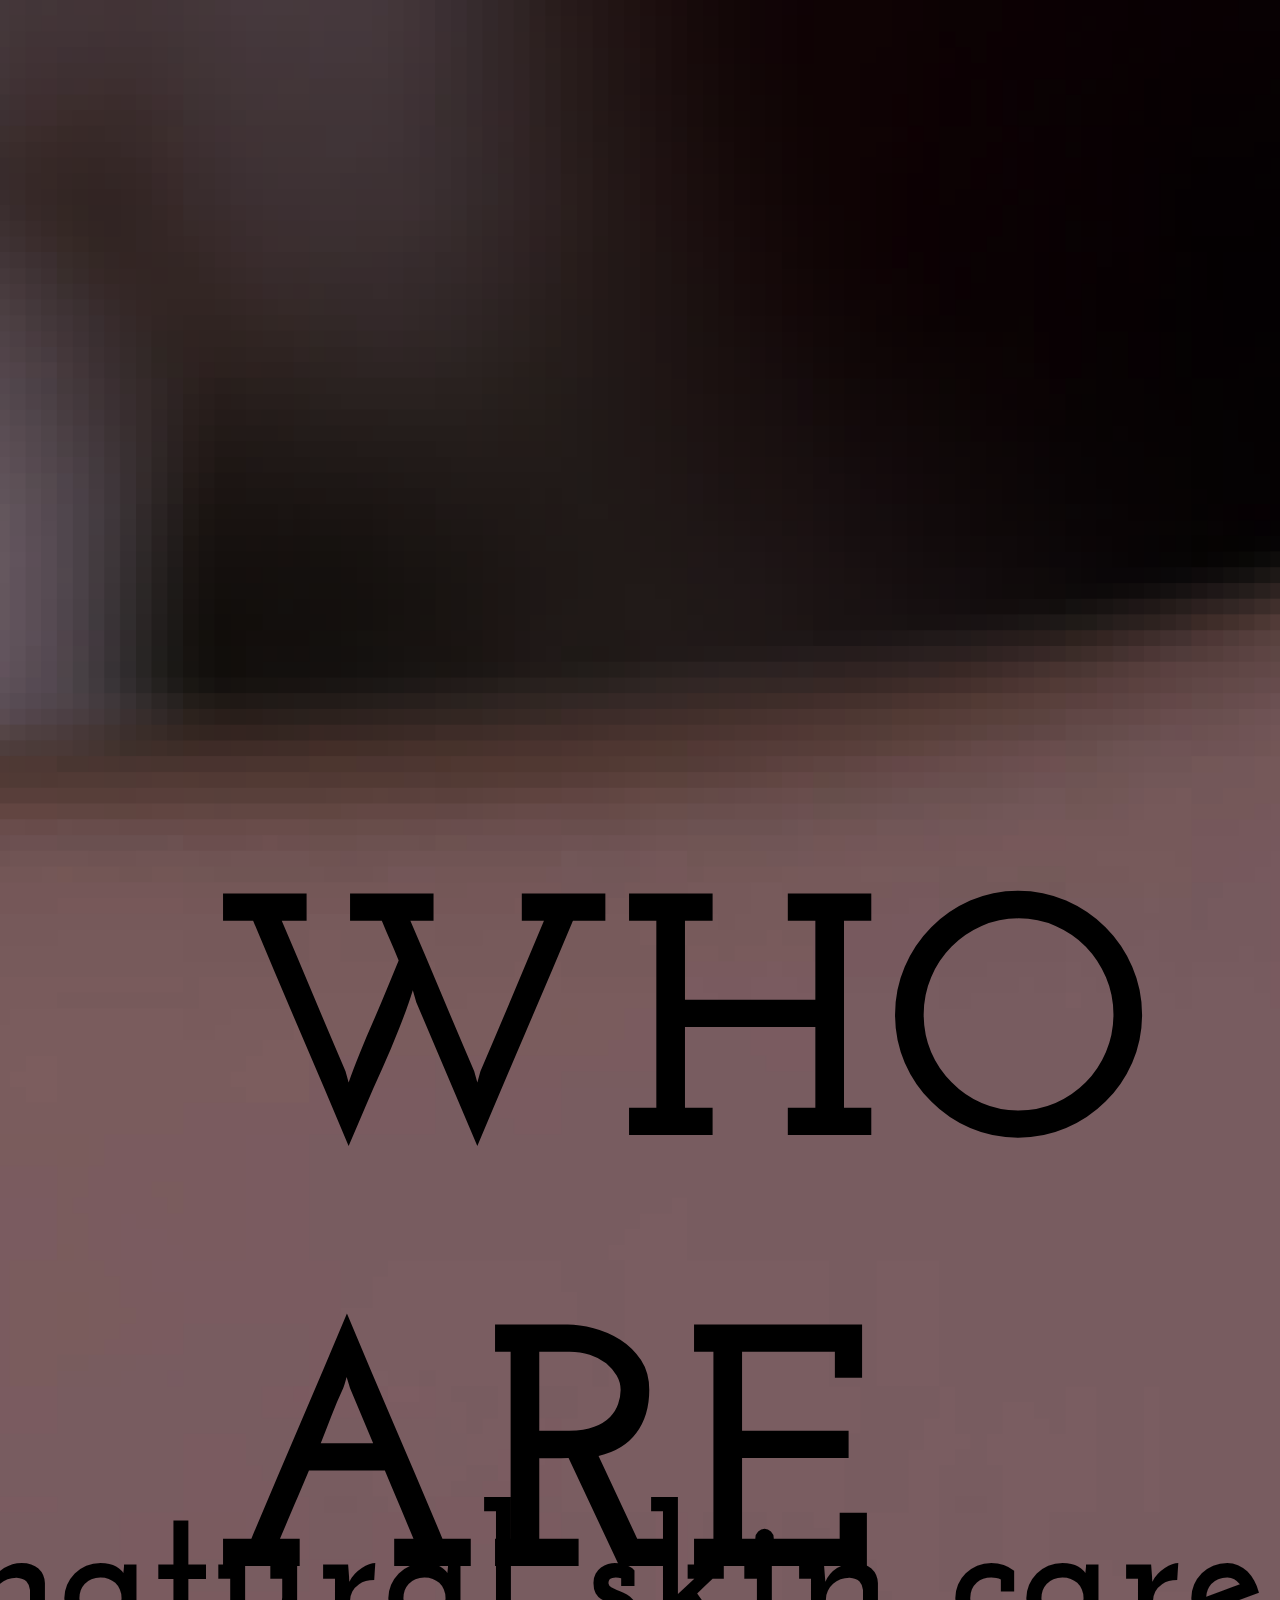
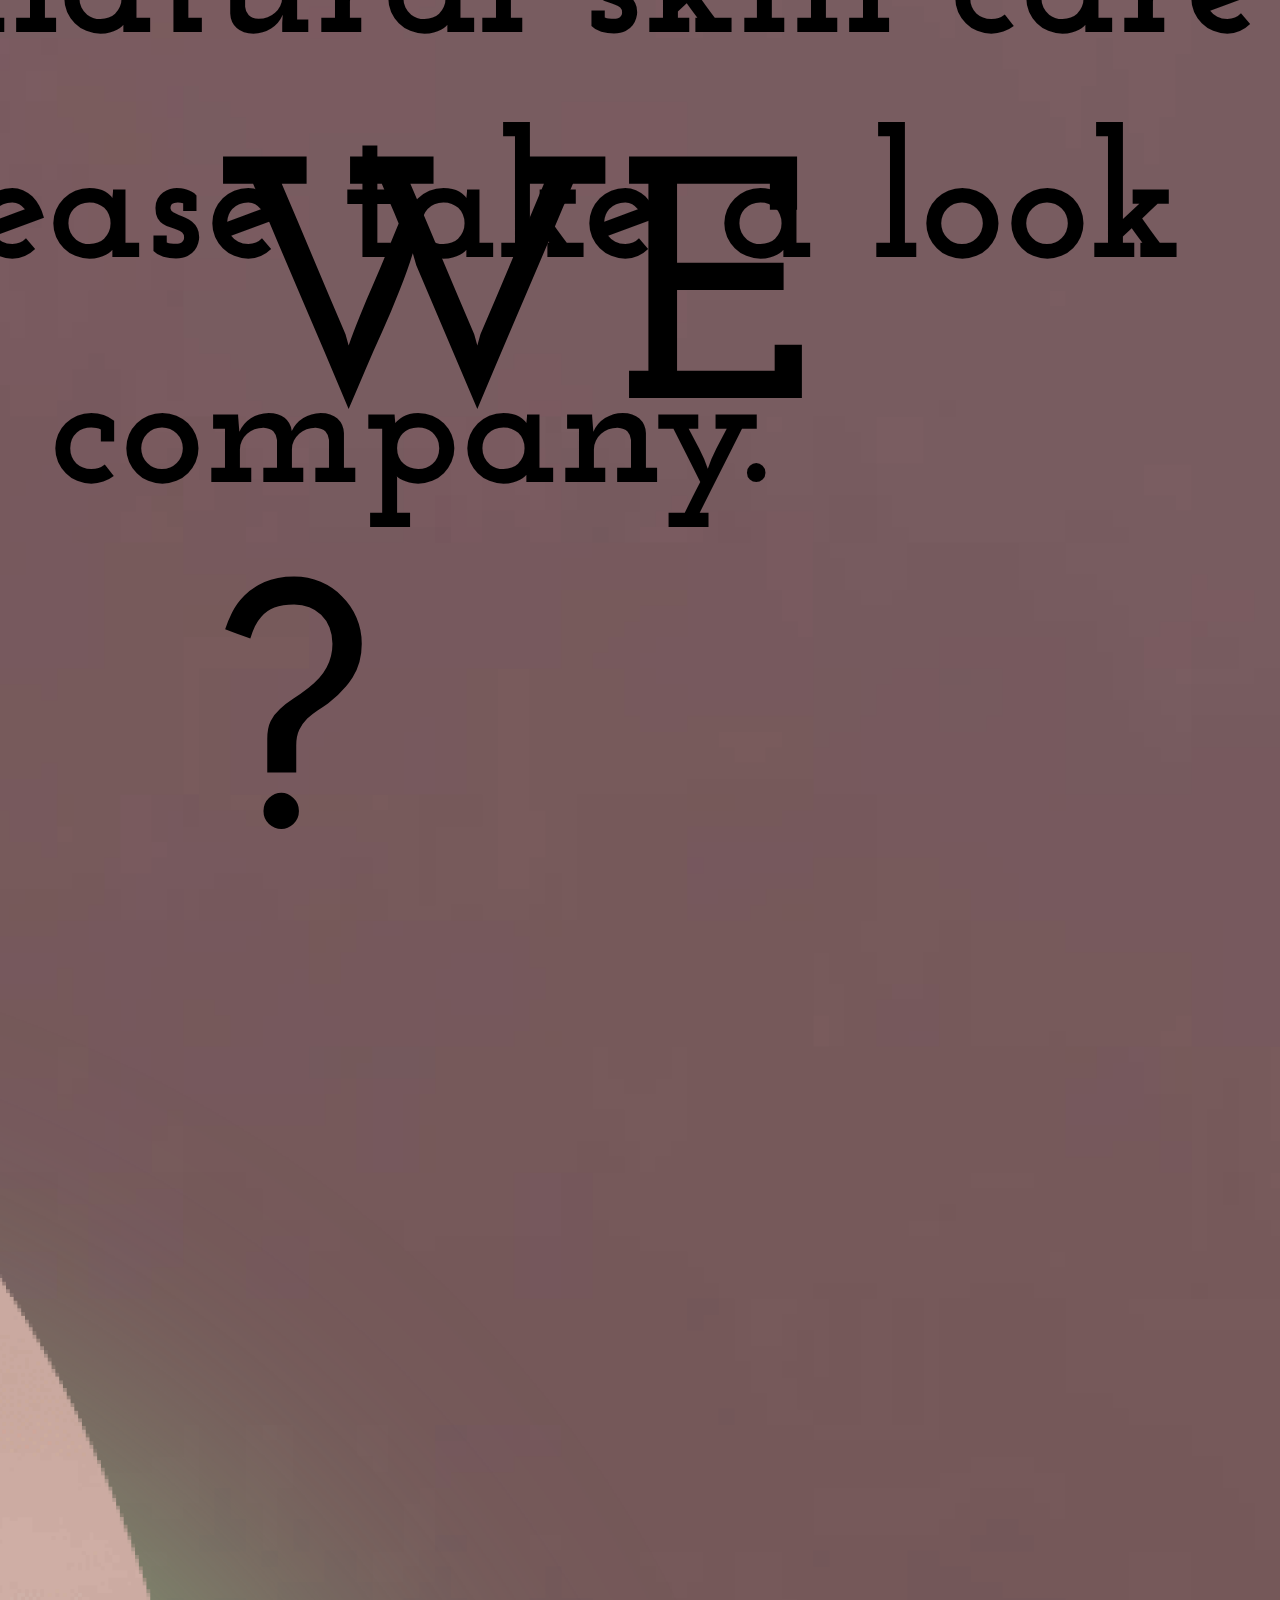
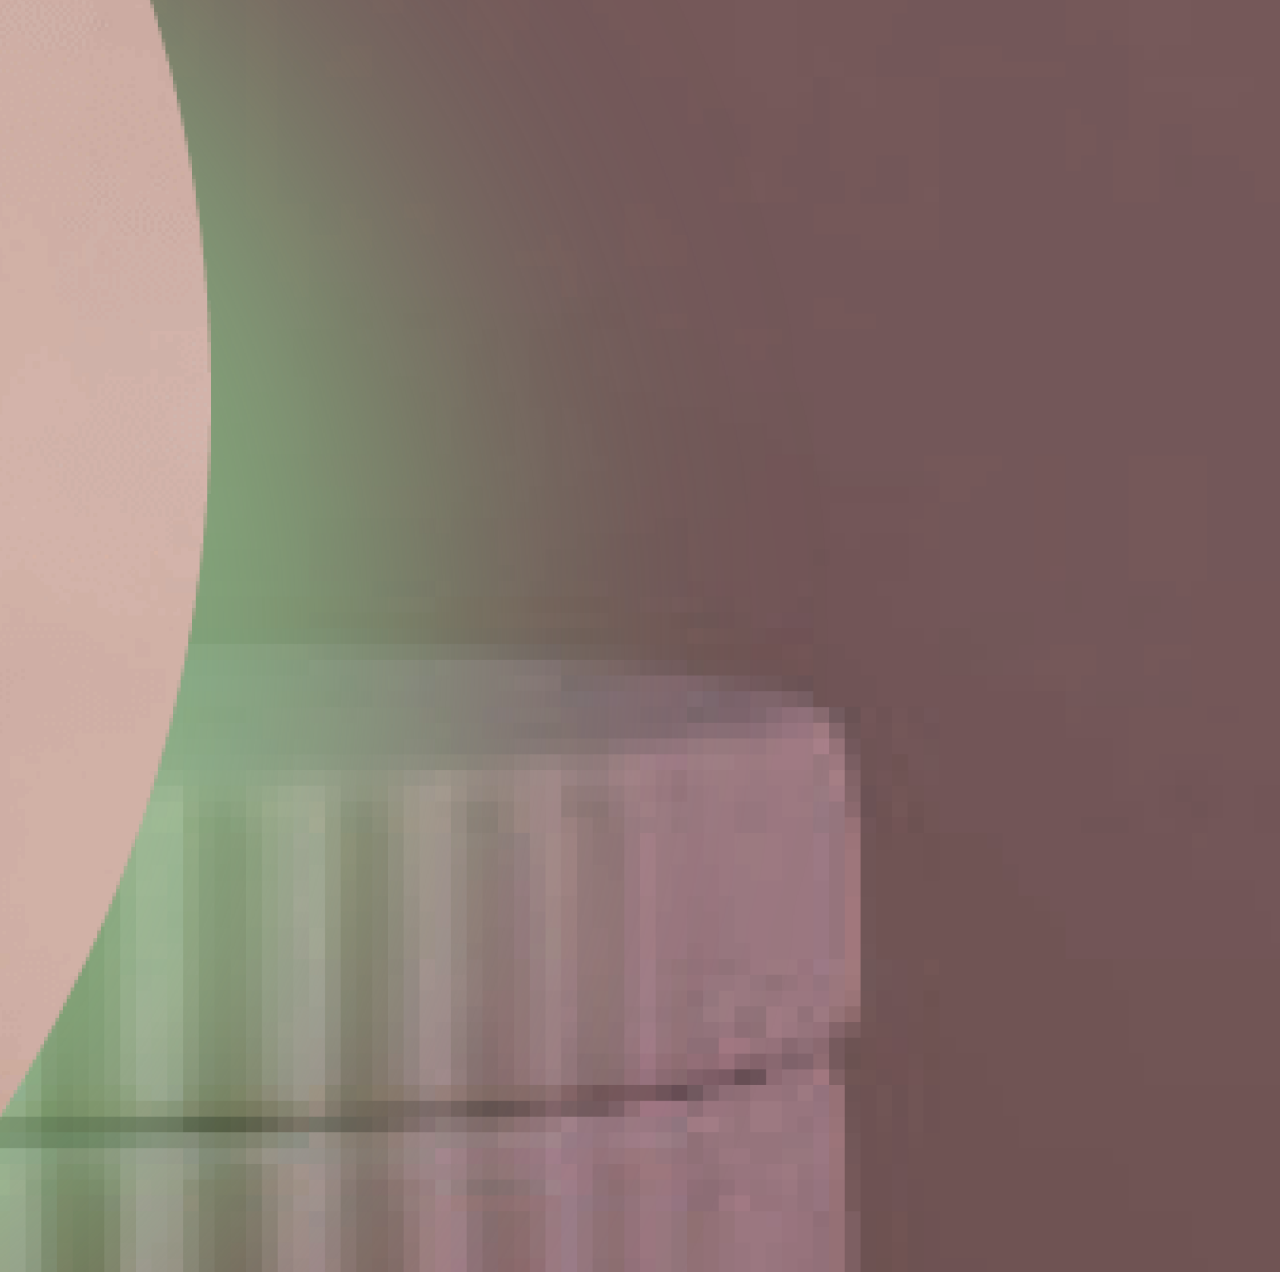
<file: assignment 2/desktop-2.html>
<!DOCTYPE html>
<html>
  <head>
    <meta charset="utf-8" />
    <meta name="viewport" content="initial-scale=1, width=device-width" />

    <link rel="stylesheet" href="./global.css" />
    <link rel="stylesheet" href="./desktop-2.css" />
    <link
      rel="stylesheet"
      href="https://fonts.googleapis.com/css2?family=Josefin Slab:wght@300;700&display=swap"
    />
    <link
      rel="stylesheet"
      href="https://fonts.googleapis.com/css2?family=Inria Serif:wght@700&display=swap"
    />
  </head>
  <body>
    <div class="desktop-2">
      <main class="frame-a">
        <div class="frame-b"></div>
        <section class="post-image1-2-parent">
          <img
            class="post-image1-2-icon"
            alt=""
            src="./public/postimage1-2@2x.png"
          />

          <div class="frame-c">
            <div class="frame-d">
              <div class="frame-d-child"></div>
              <img
                class="single-image1-1-icon"
                loading="eager"
                alt=""
                src="./public/singleimage1-1@2x.png"
              />
            </div>
            <h2 class="who-are-we">WHO ARE WE ?</h2>
          </div>
          <div class="we-are-best">
            <div class="frame-e">
              <img
                class="frame-e-child"
                loading="eager"
                alt=""
                src="./public/rectangle-1.svg"
                id="rectangle"
              />

              <b class="show-me">SHOW ME</b>
            </div>
          </div>
        </section>
        <b class="we-are-the"
          >We are the only best natural skin care products since 1999. please
          take a look at the products by the company.</b
        >
      </main>
    </div>

    <script>
      var rectangle = document.getElementById("rectangle");
      if (rectangle) {
        rectangle.addEventListener("click", function (e) {
          window.location.href = "./desktop2.html";
        });
      }
      </script>
  </body>
</html>
</file>
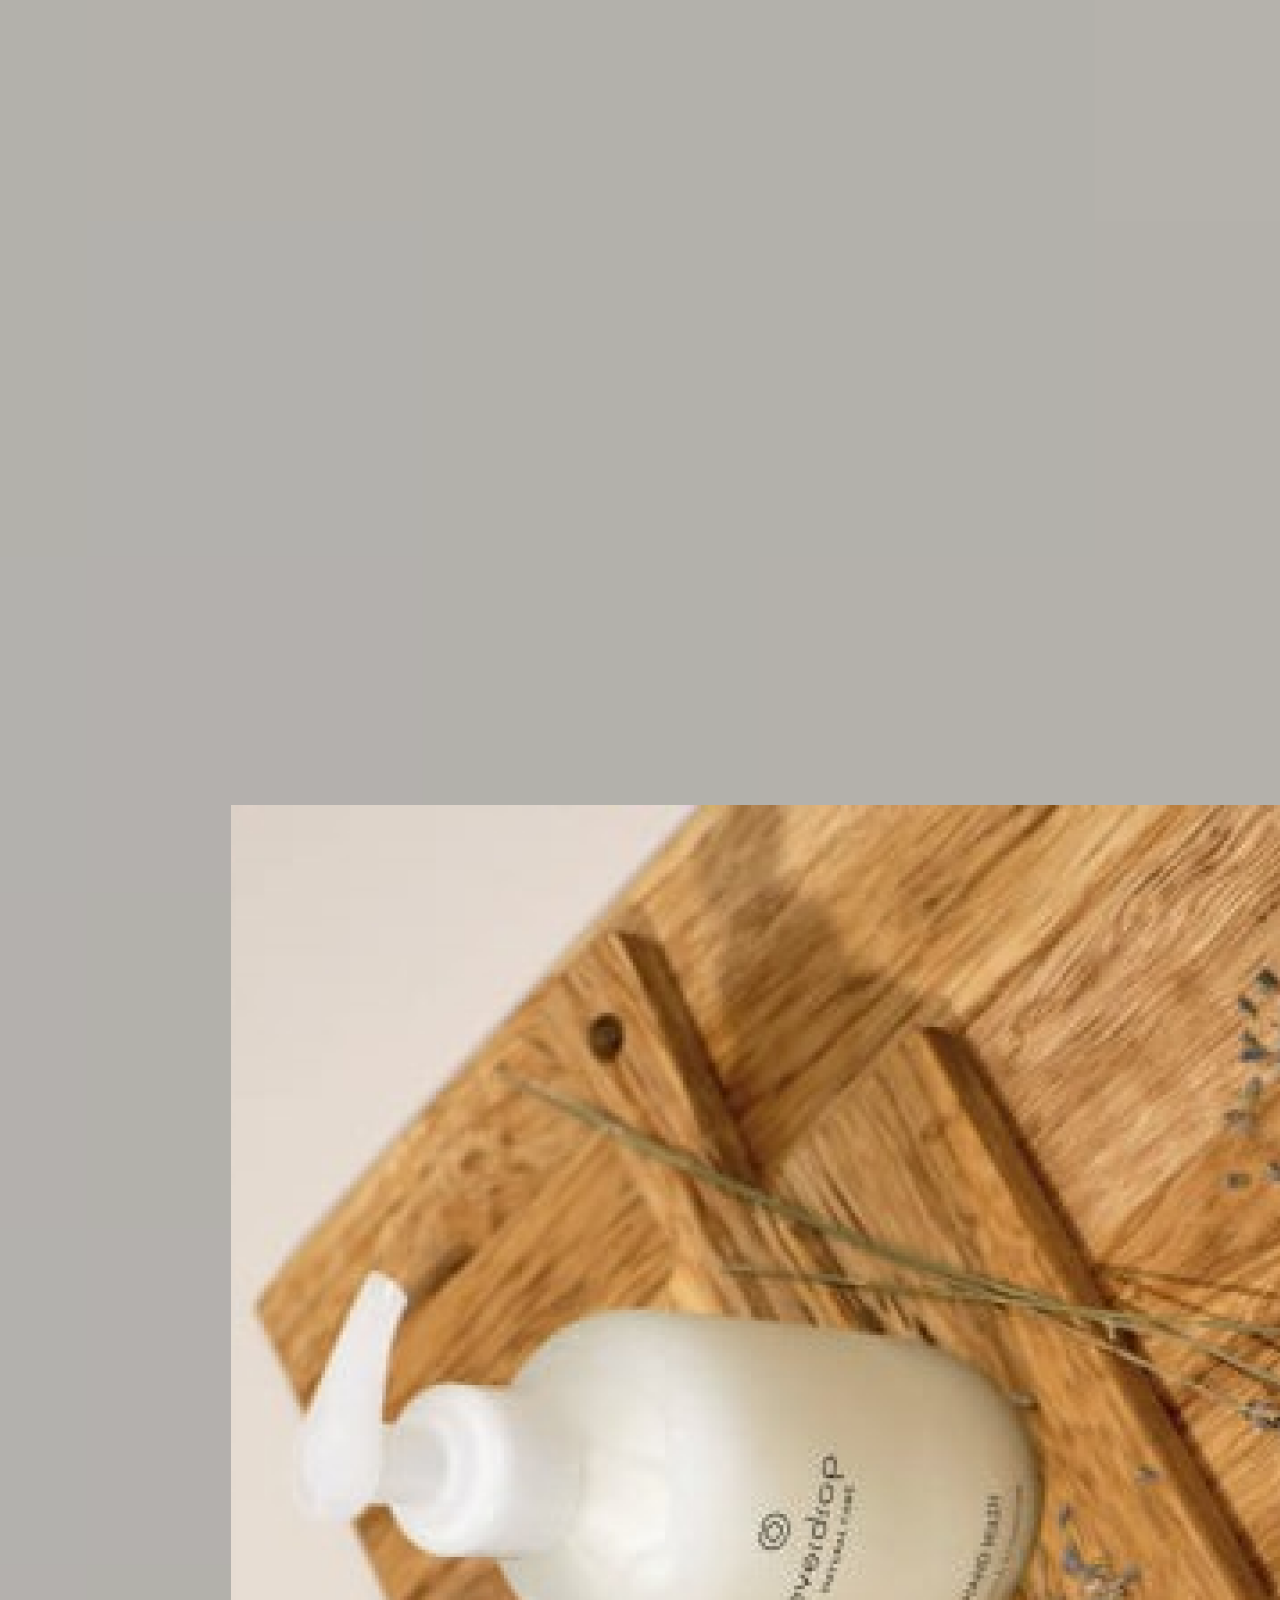
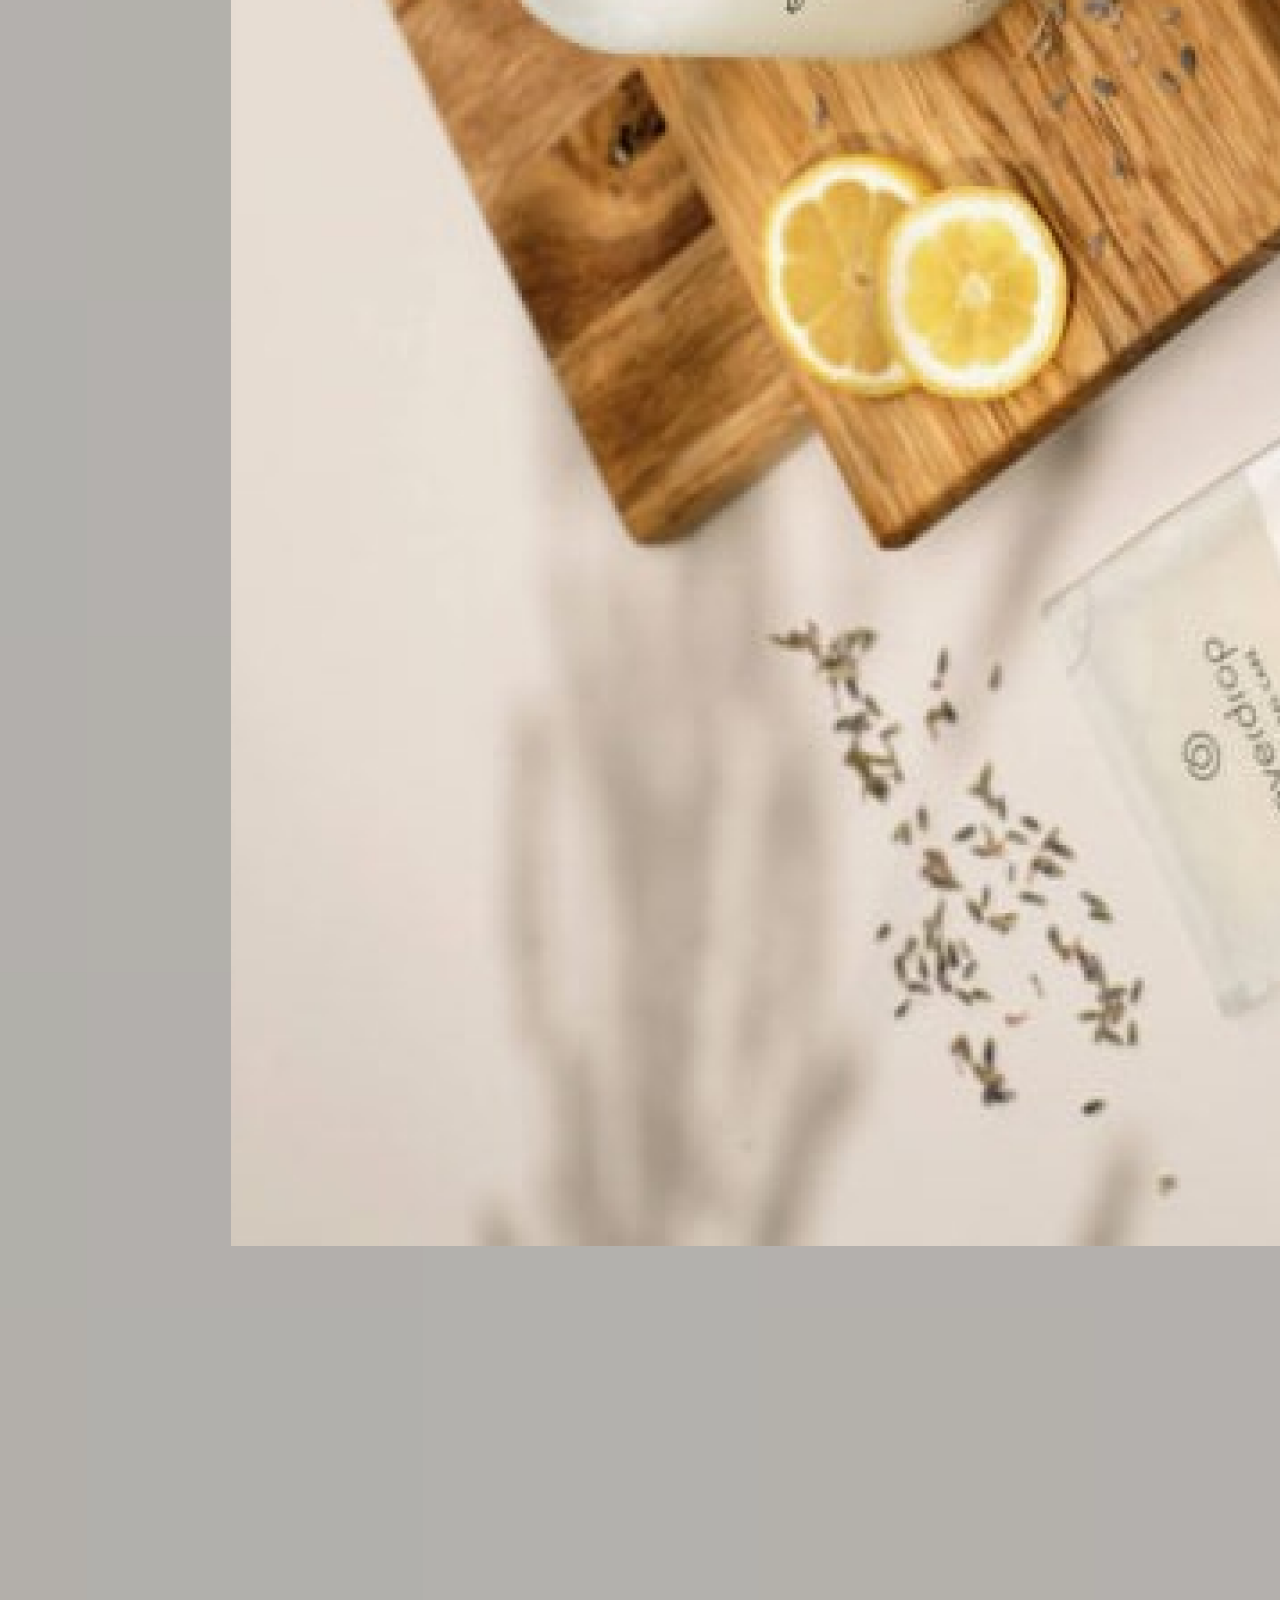
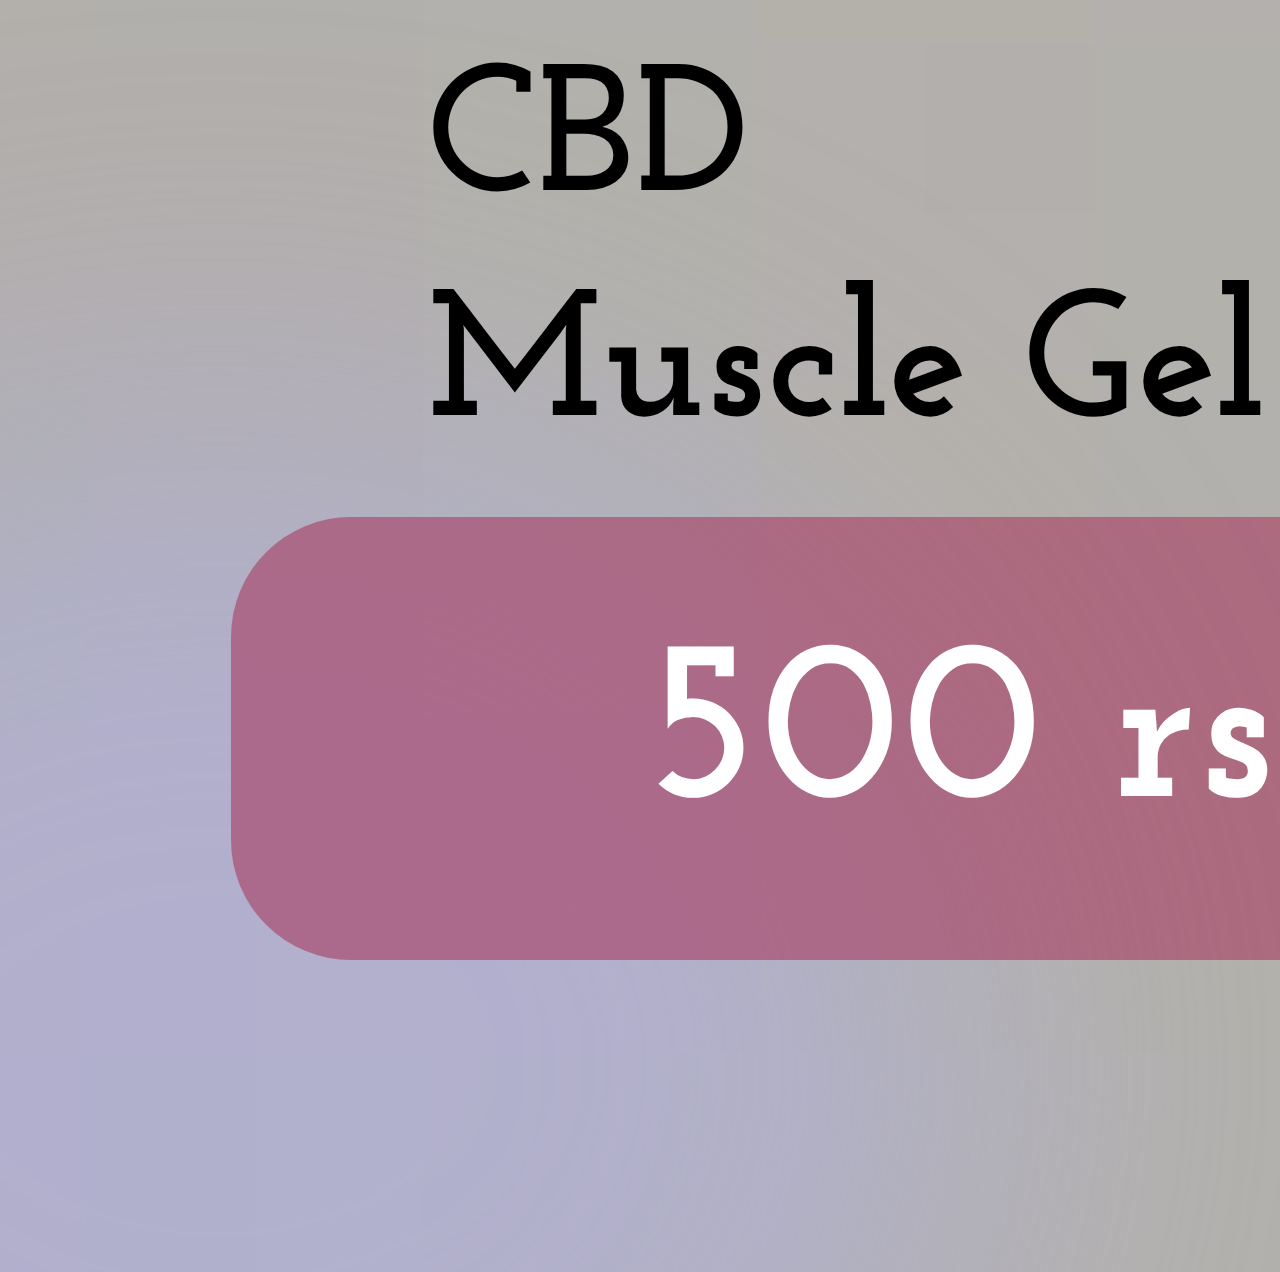
<file: assignment 2/desktop-3.html>
<!DOCTYPE html>
<html>
  <head>
    <meta charset="utf-8" />
    <meta name="viewport" content="initial-scale=1, width=device-width" />

    <link rel="stylesheet" href="./global.css" />
    <link rel="stylesheet" href="./desktop-3.css" />
    <link
      rel="stylesheet"
      href="https://fonts.googleapis.com/css2?family=Josefin Slab:wght@300;700&display=swap"
    />
    <link
      rel="stylesheet"
      href="https://fonts.googleapis.com/css2?family=Inria Serif:wght@700&display=swap"
    />
  </head>
  <body>
    <div class="desktop-3">
      <img
        class="freckles-blonde-woman-portrait-icon"
        alt=""
        src="./public/frecklesblondewomanportraitcloseup260nw2256110197-1@2x.png"
      />

      <div class="portrait-frame"></div>
      <div class="portrait-frame1"></div>
      <header class="trending-products">Trending Products</header>
      <b class="cbd-muscle-gel">CBD Muscle Gel</b>
      <div class="portrait-frame2"></div>
      <div class="portrait-frame3"></div>
      <b class="rs">500 rs</b>
      <div class="portrait-frame4"></div>
      <b class="neauthy-cream">Neauthy Cream</b>
      <b class="everdrop-handwash">Everdrop Handwash</b>
      <b class="rs1">1000 rs</b>
      <b class="rs2">600 rs</b>
      <img
        class="product-item2-1-icon"
        loading="eager"
        alt=""
        src="./public/productitem2-1@2x.png"
      />

      <img
        class="product-item1-1-icon"
        loading="eager"
        alt=""
        src="./public/productitem1-1@2x.png"
      />

      <img
        class="product-item2-2-icon"
        loading="eager"
        alt=""
        src="./public/productitem2-2@2x.png"
      />

      <img
        class="share-icon"
        loading="eager"
        alt=""
        src="./public/share@2x.png"
      />

      <img class="polygon-shape-icon" alt="" src="./public/polygon-shape.svg" />

      <img
        class="product-grid-icon"
        loading="eager"
        alt=""
        src="./public/polygon-1.svg"
        id="productGrid"
      />
    </div>

    <script>
      var productGrid = document.getElementById("productGrid");
      if (productGrid) {
        productGrid.addEventListener("click", function (e) {
          window.location.href = "./desktop3.html";
        });
      }
      </script>
  </body>
</html>
</file>
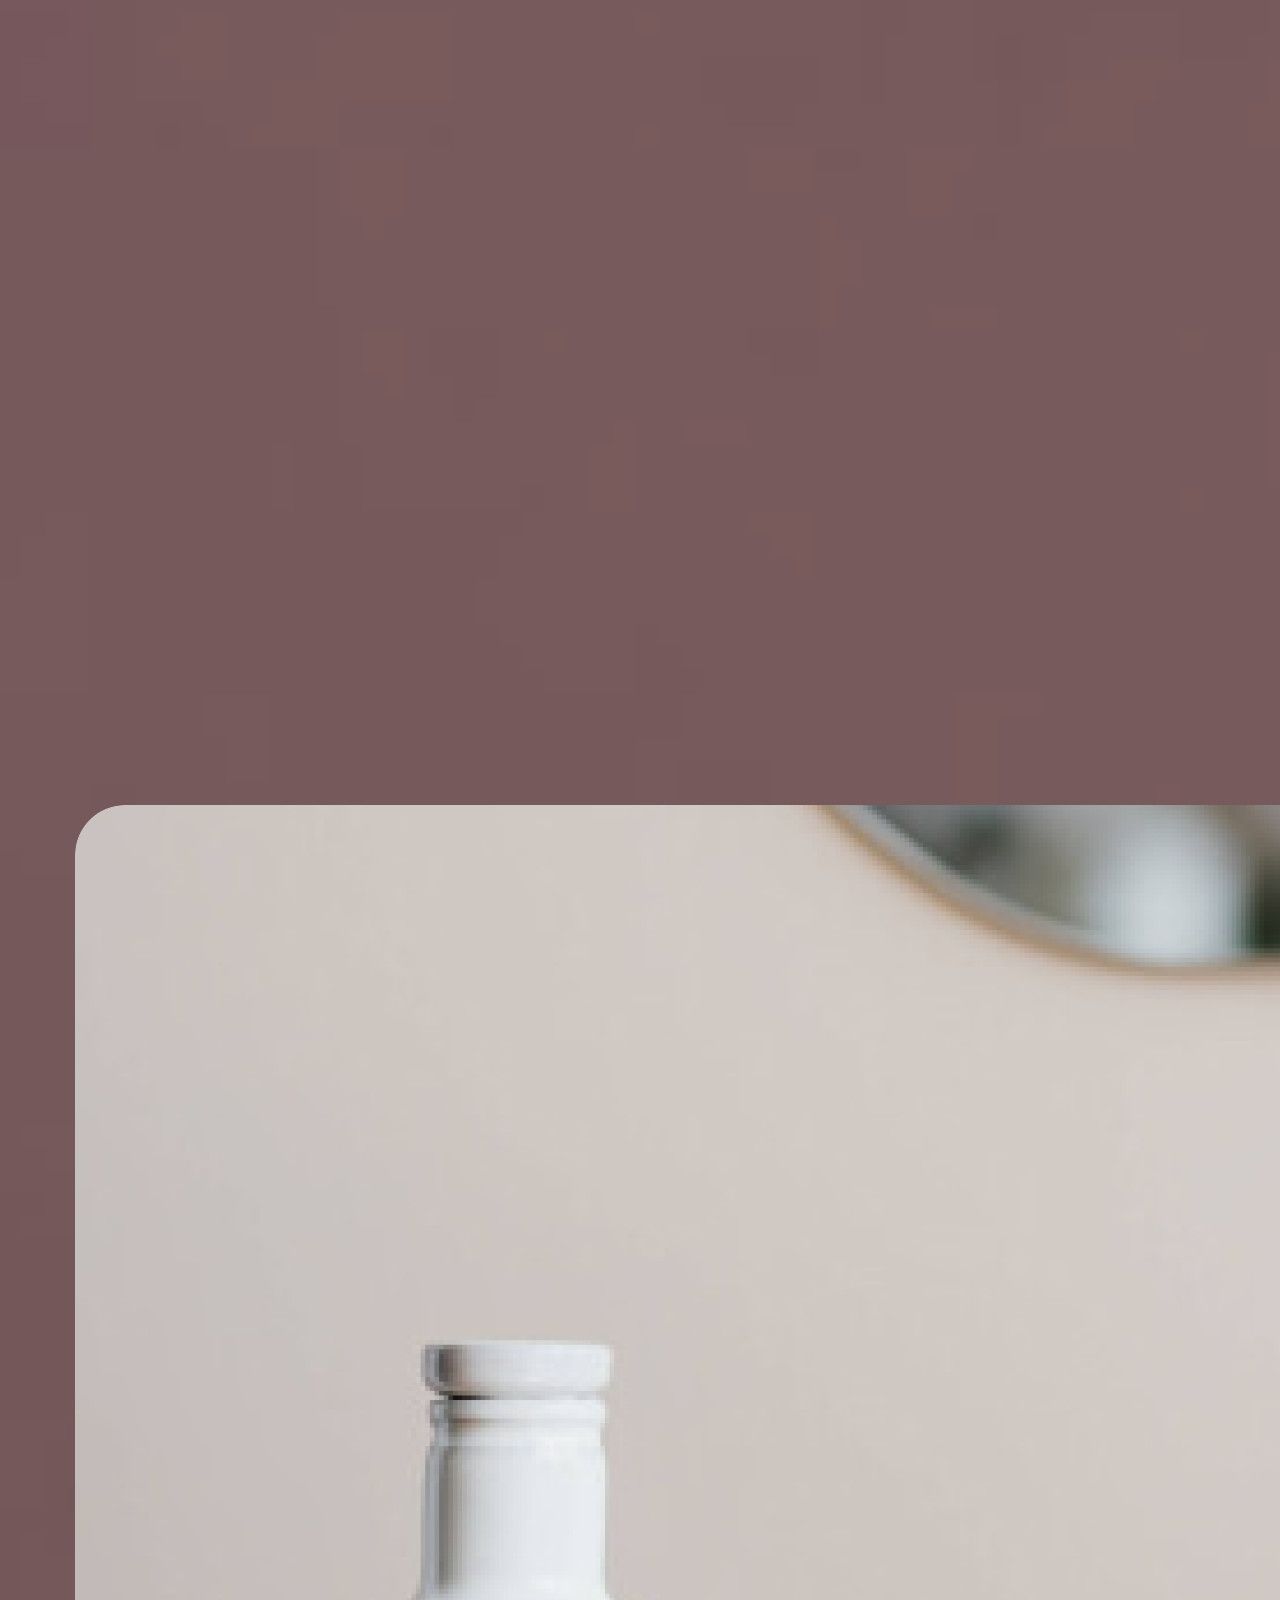
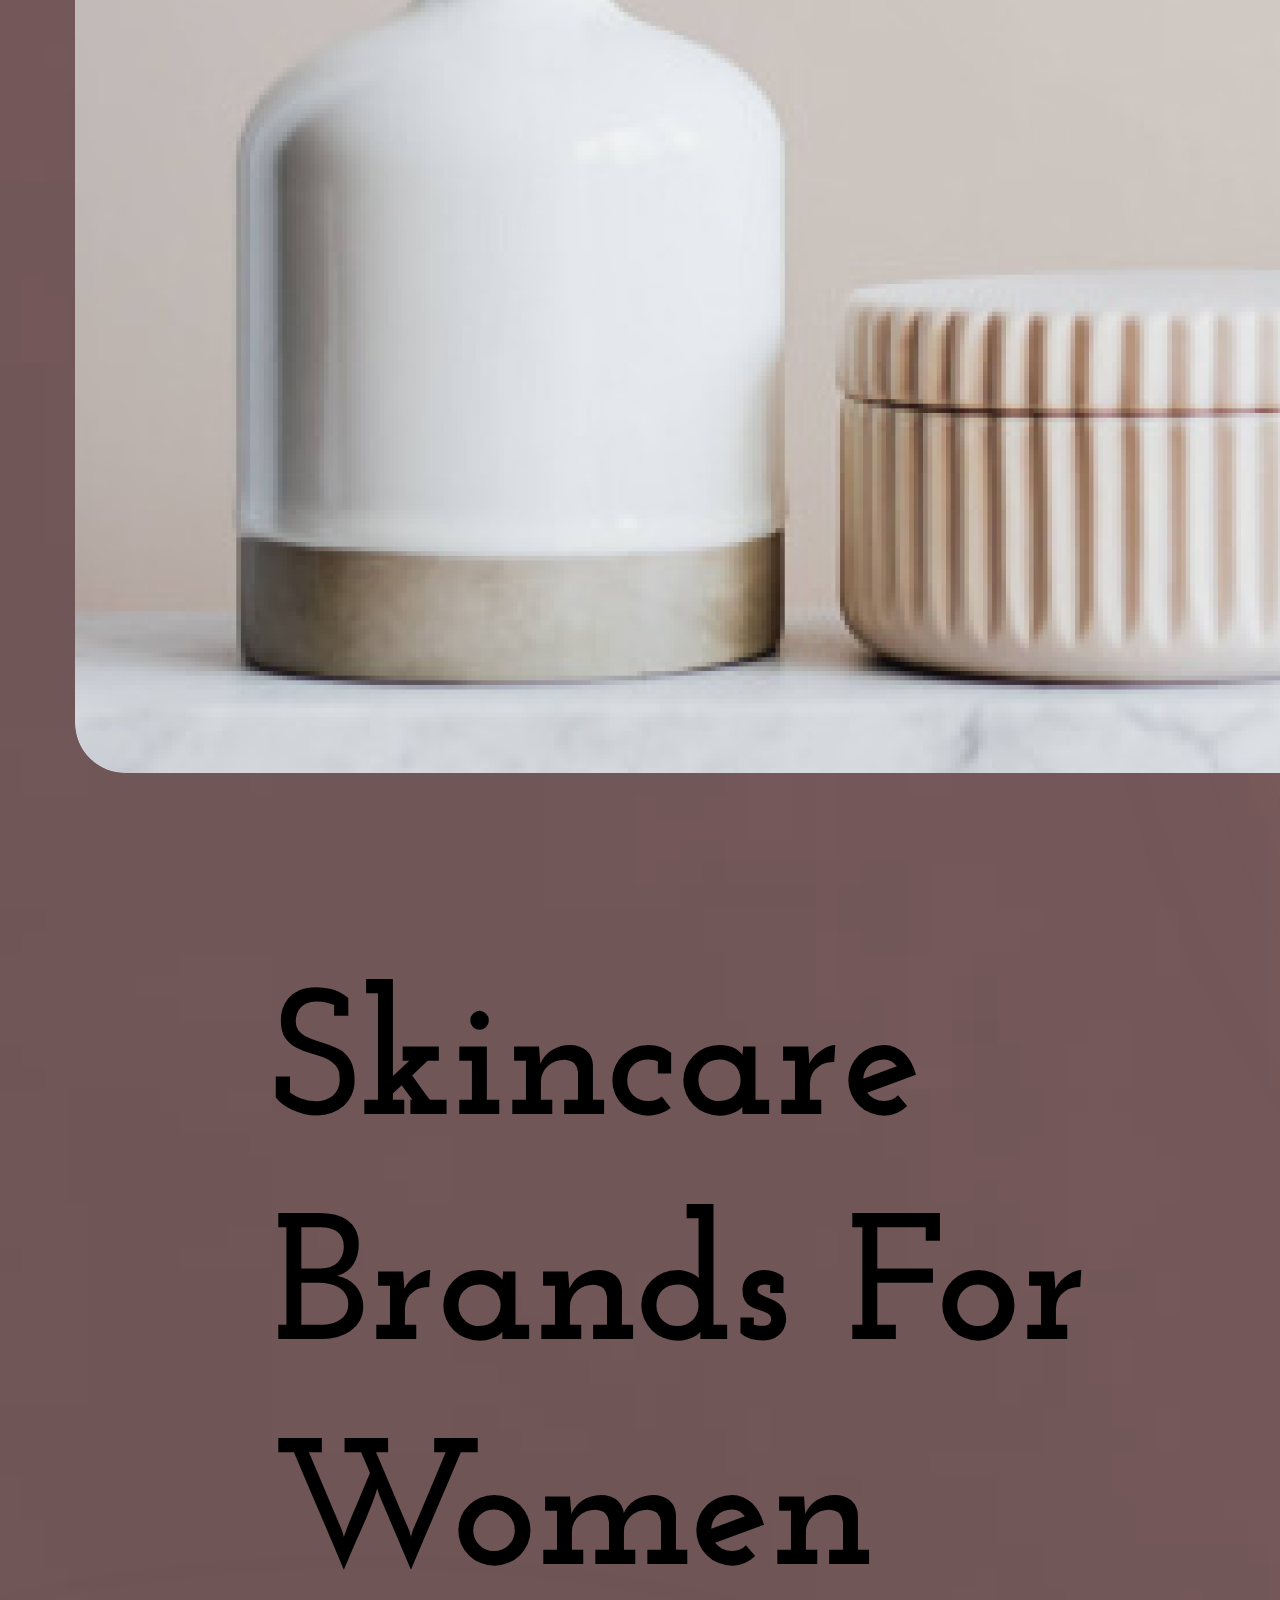
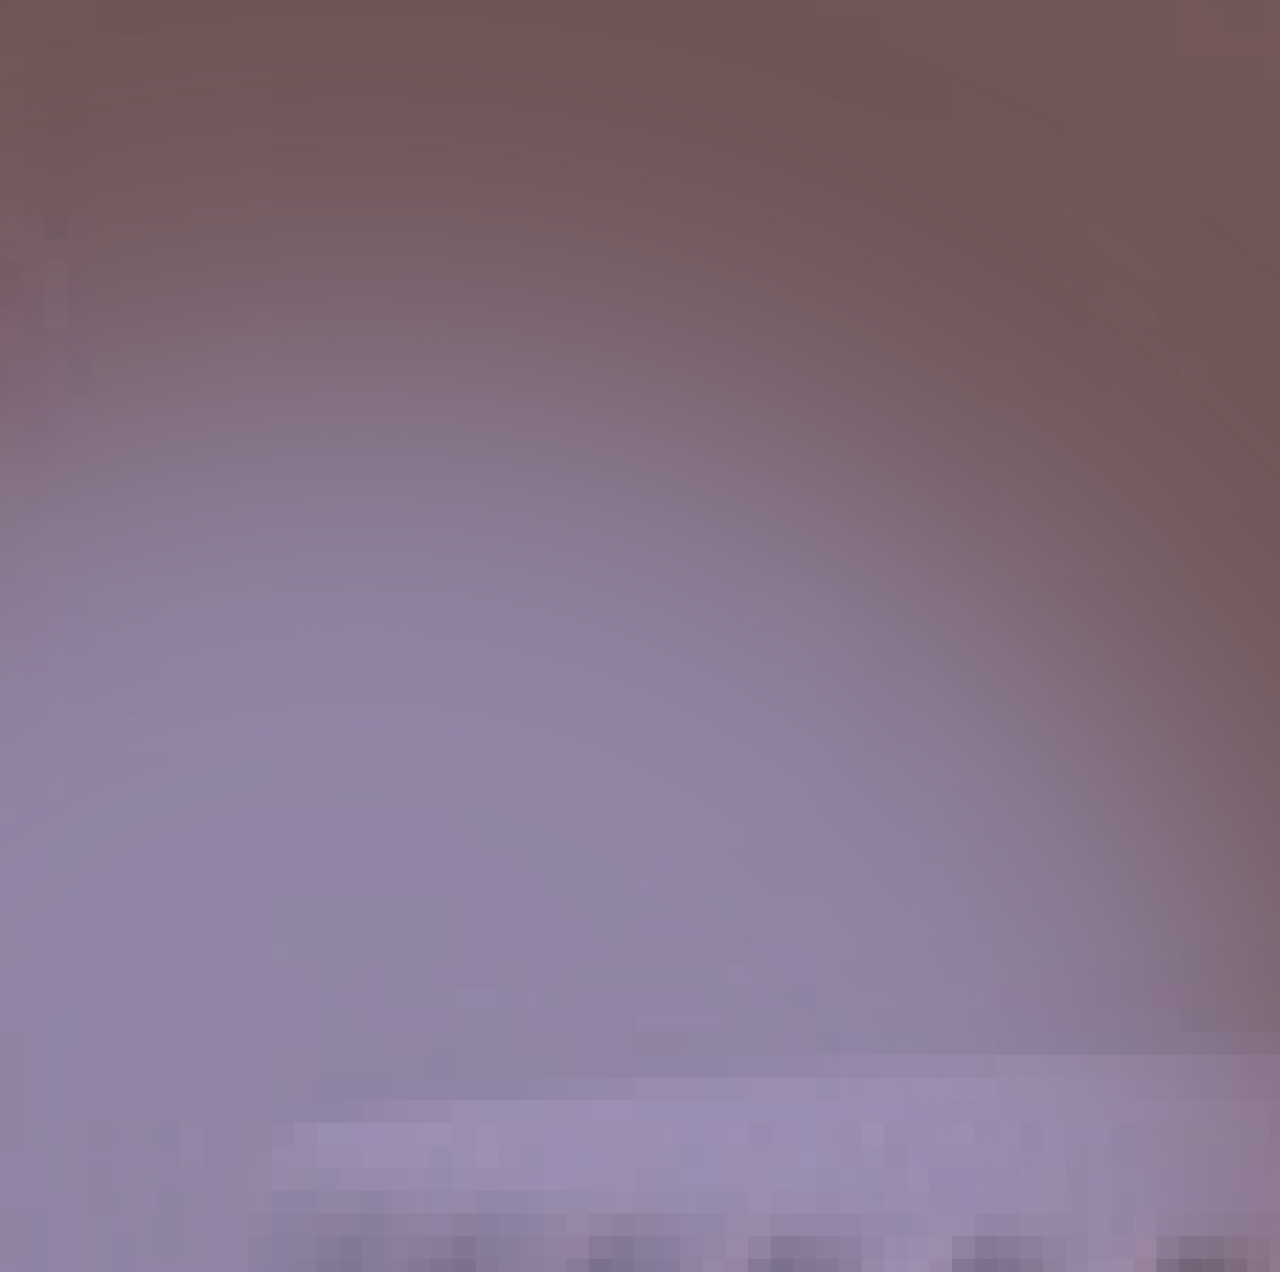
<file: assignment 2/desktop-6.html>
<!DOCTYPE html>
<html>
  <head>
    <meta charset="utf-8" />
    <meta name="viewport" content="initial-scale=1, width=device-width" />

    <link rel="stylesheet" href="./global.css" />
    <link rel="stylesheet" href="./desktop-6.css" />
    <link
      rel="stylesheet"
      href="https://fonts.googleapis.com/css2?family=Josefin Slab:wght@300;700&display=swap"
    />
    <link
      rel="stylesheet"
      href="https://fonts.googleapis.com/css2?family=Inria Serif:wght@700&display=swap"
    />
  </head>
  <body>
    <div class="desktop-6">
      <img
        class="post-image1-2-icon1"
        alt=""
        src="./public/postimage1-2@2x.png"
      />

      <div class="desktop-6-child"></div>
      <div class="ellipse-shape"></div>
      <h2 class="recent-blogs">Recent Blogs</h2>
      <b class="skincare-brands-for">Skincare Brands For Women</b>
      <b class="easy-skincare-frmula">Easy Skincare Frmula</b>
      <img
        class="share-icon2"
        loading="eager"
        alt=""
        src="./public/share@2x.png"
      />

      <img
        class="group-container-icon"
        alt=""
        src="./public/group-container.svg"
      />

      <img
        class="polygon-shape-icon1"
        loading="eager"
        alt=""
        src="./public/polygon-1.svg"
        id="polygonShape"
      />

      <img
        class="post-image1-1-icon"
        loading="eager"
        alt=""
        src="./public/postimage1-1@2x.png"
      />

      <img
        class="post-image2-1-icon"
        loading="eager"
        alt=""
        src="./public/postimage2-1@2x.png"
      />

      <div class="desktop-6-item"></div>
    </div>

    <script>
      var polygonShape = document.getElementById("polygonShape");
      if (polygonShape) {
        polygonShape.addEventListener("click", function (e) {
          window.location.href = "./desktop6.html";
        });
      }
      </script>
  </body>
</html>
</file>
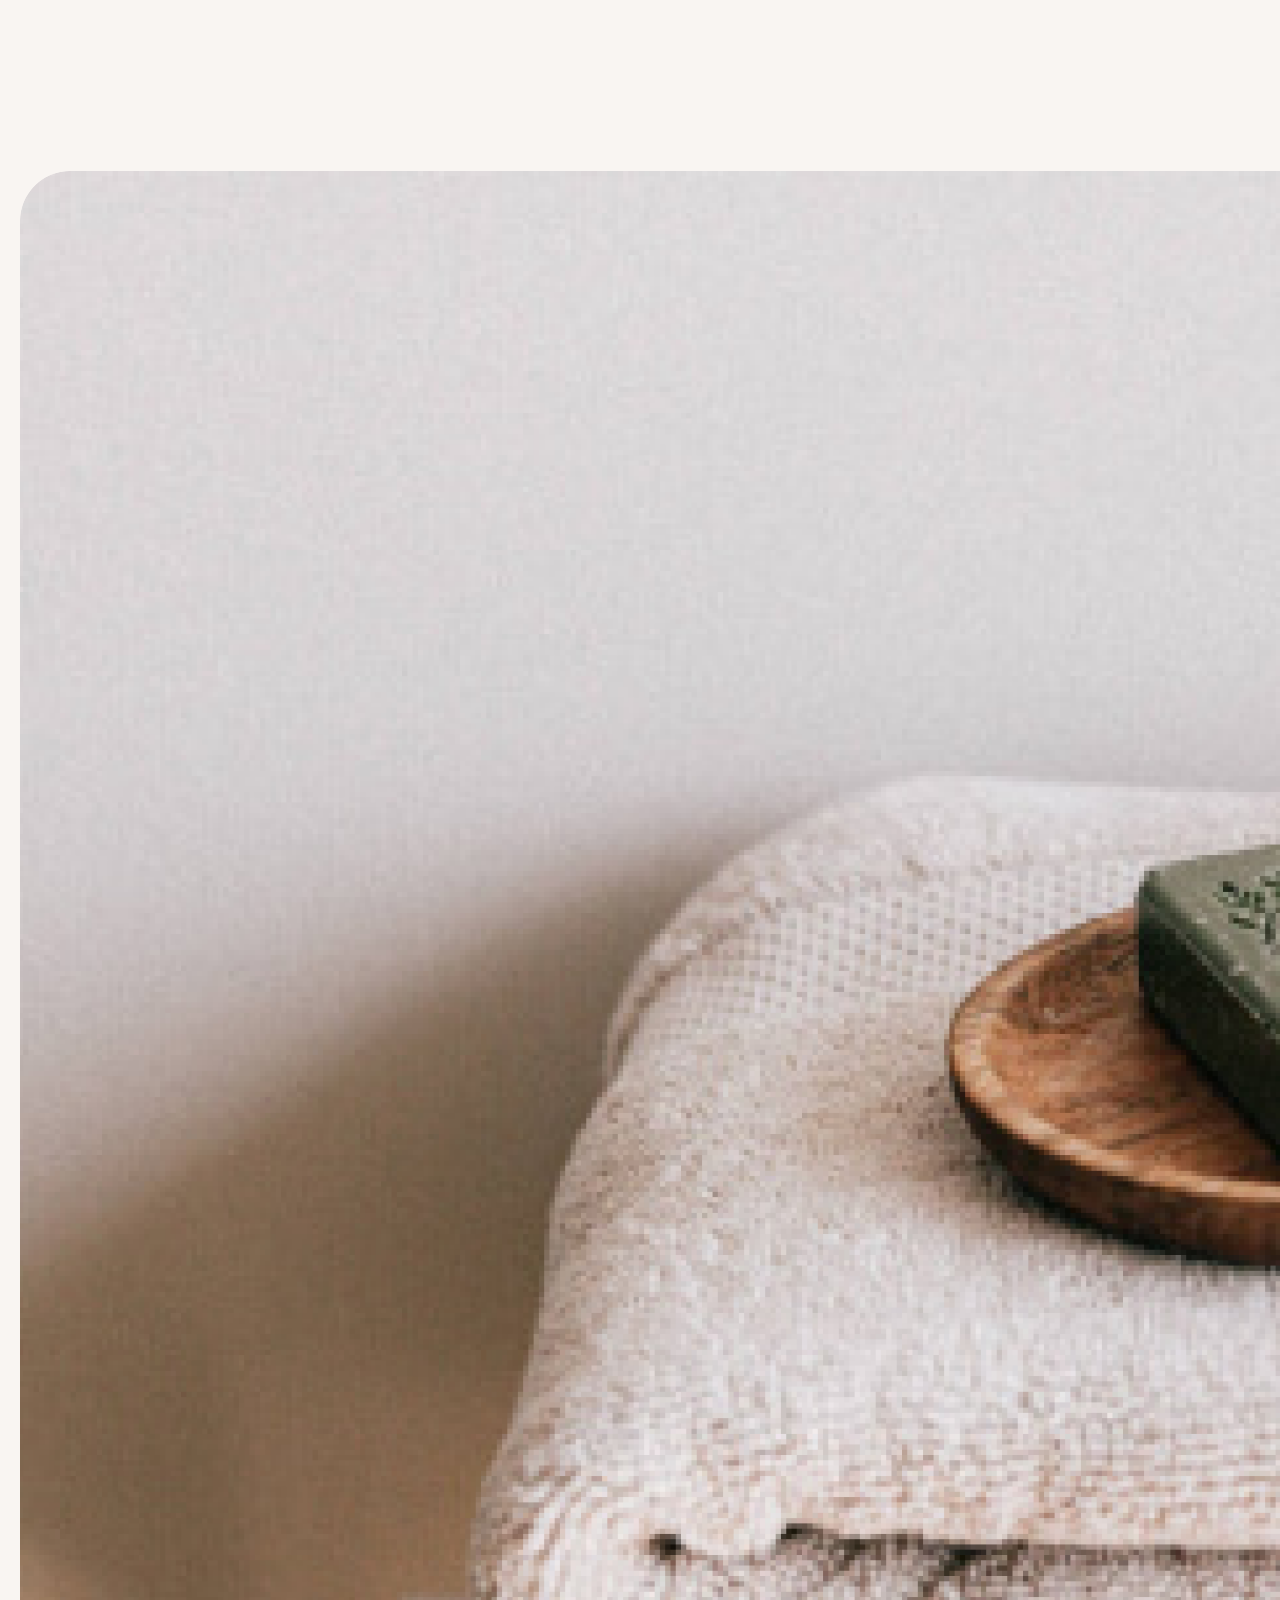
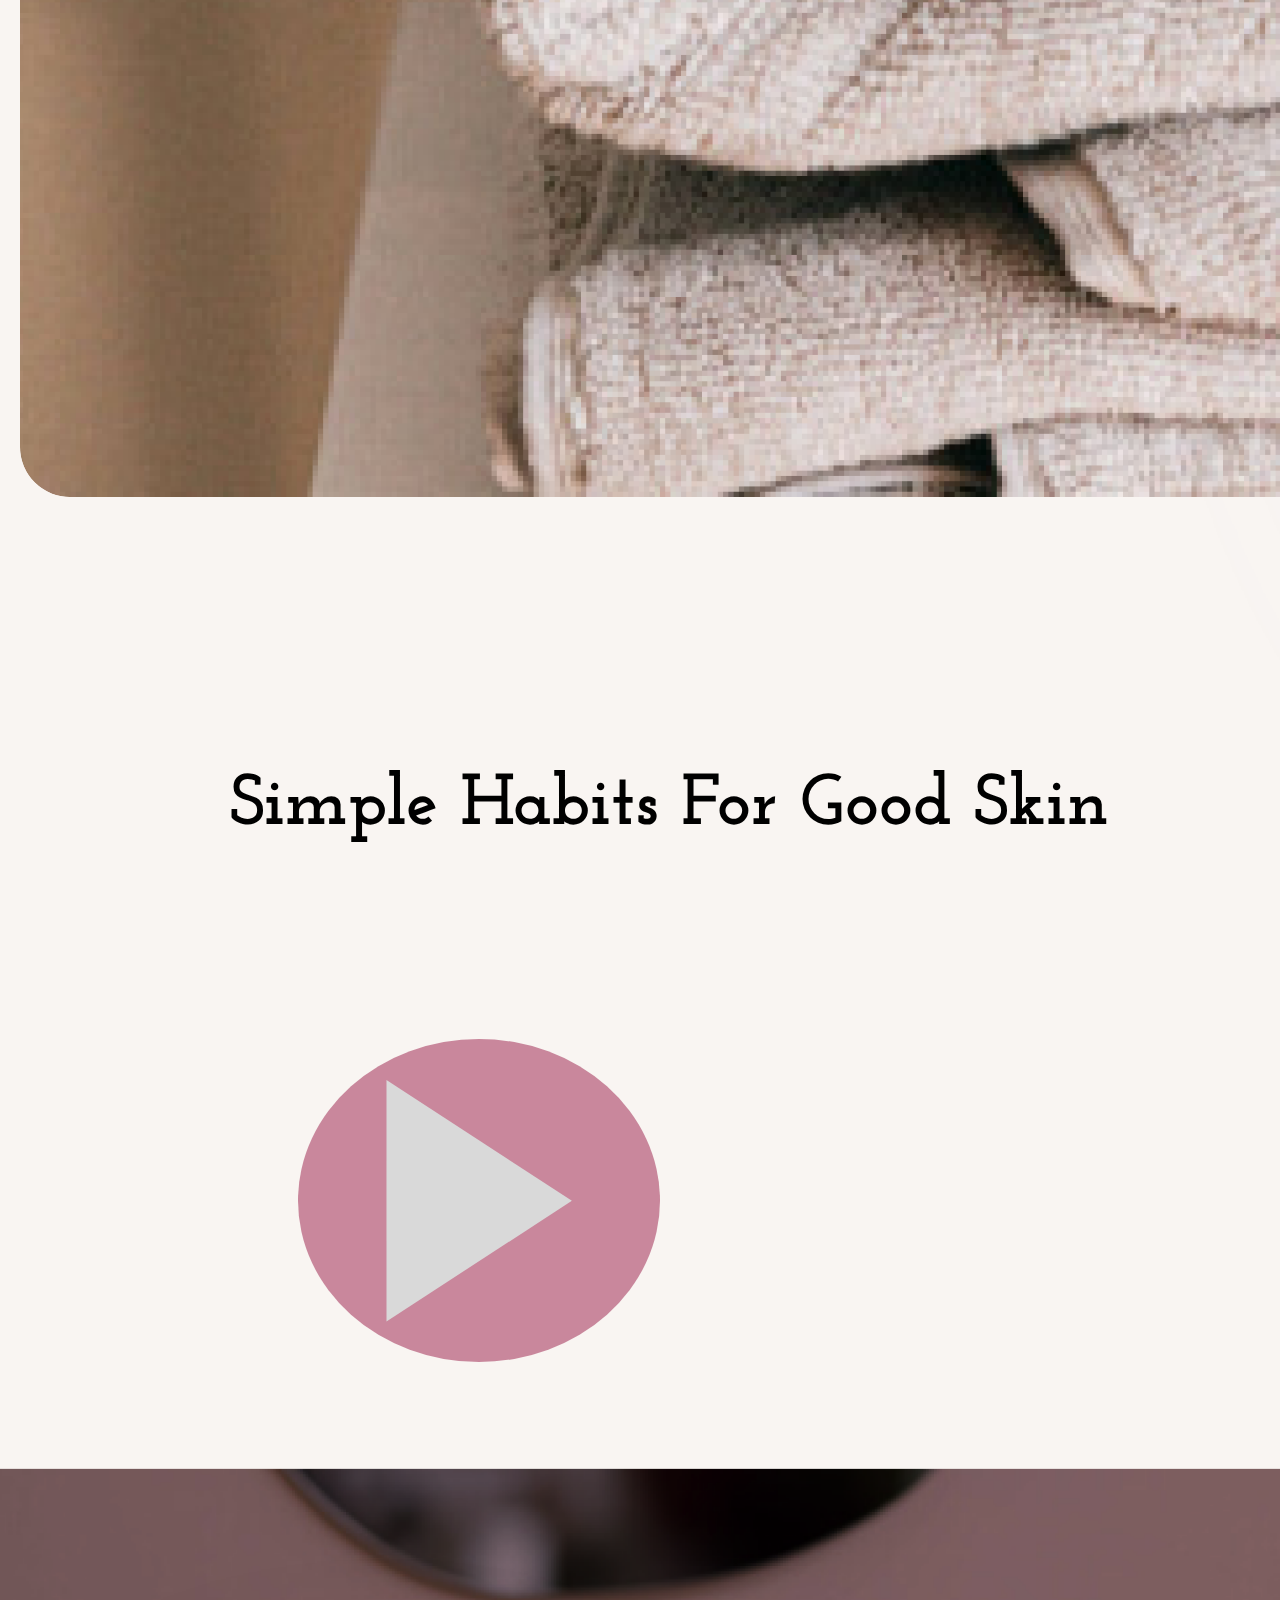
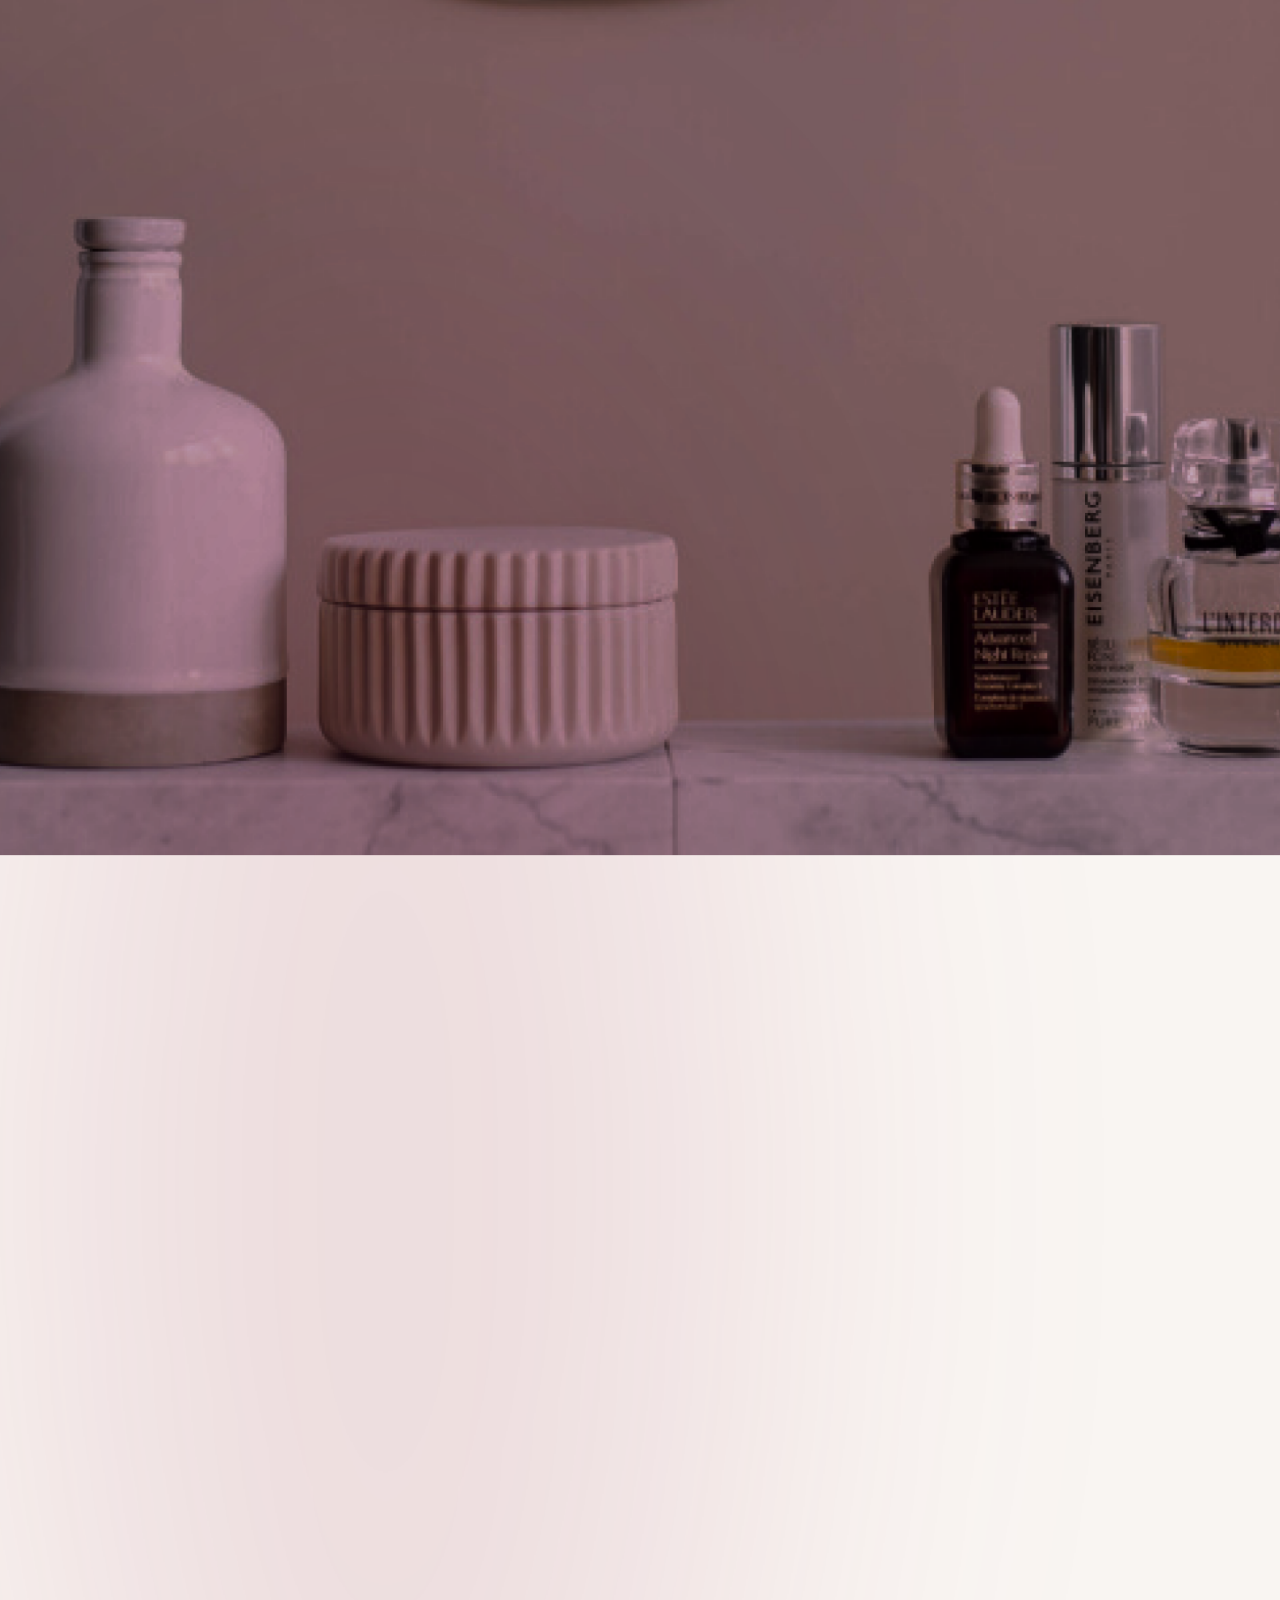
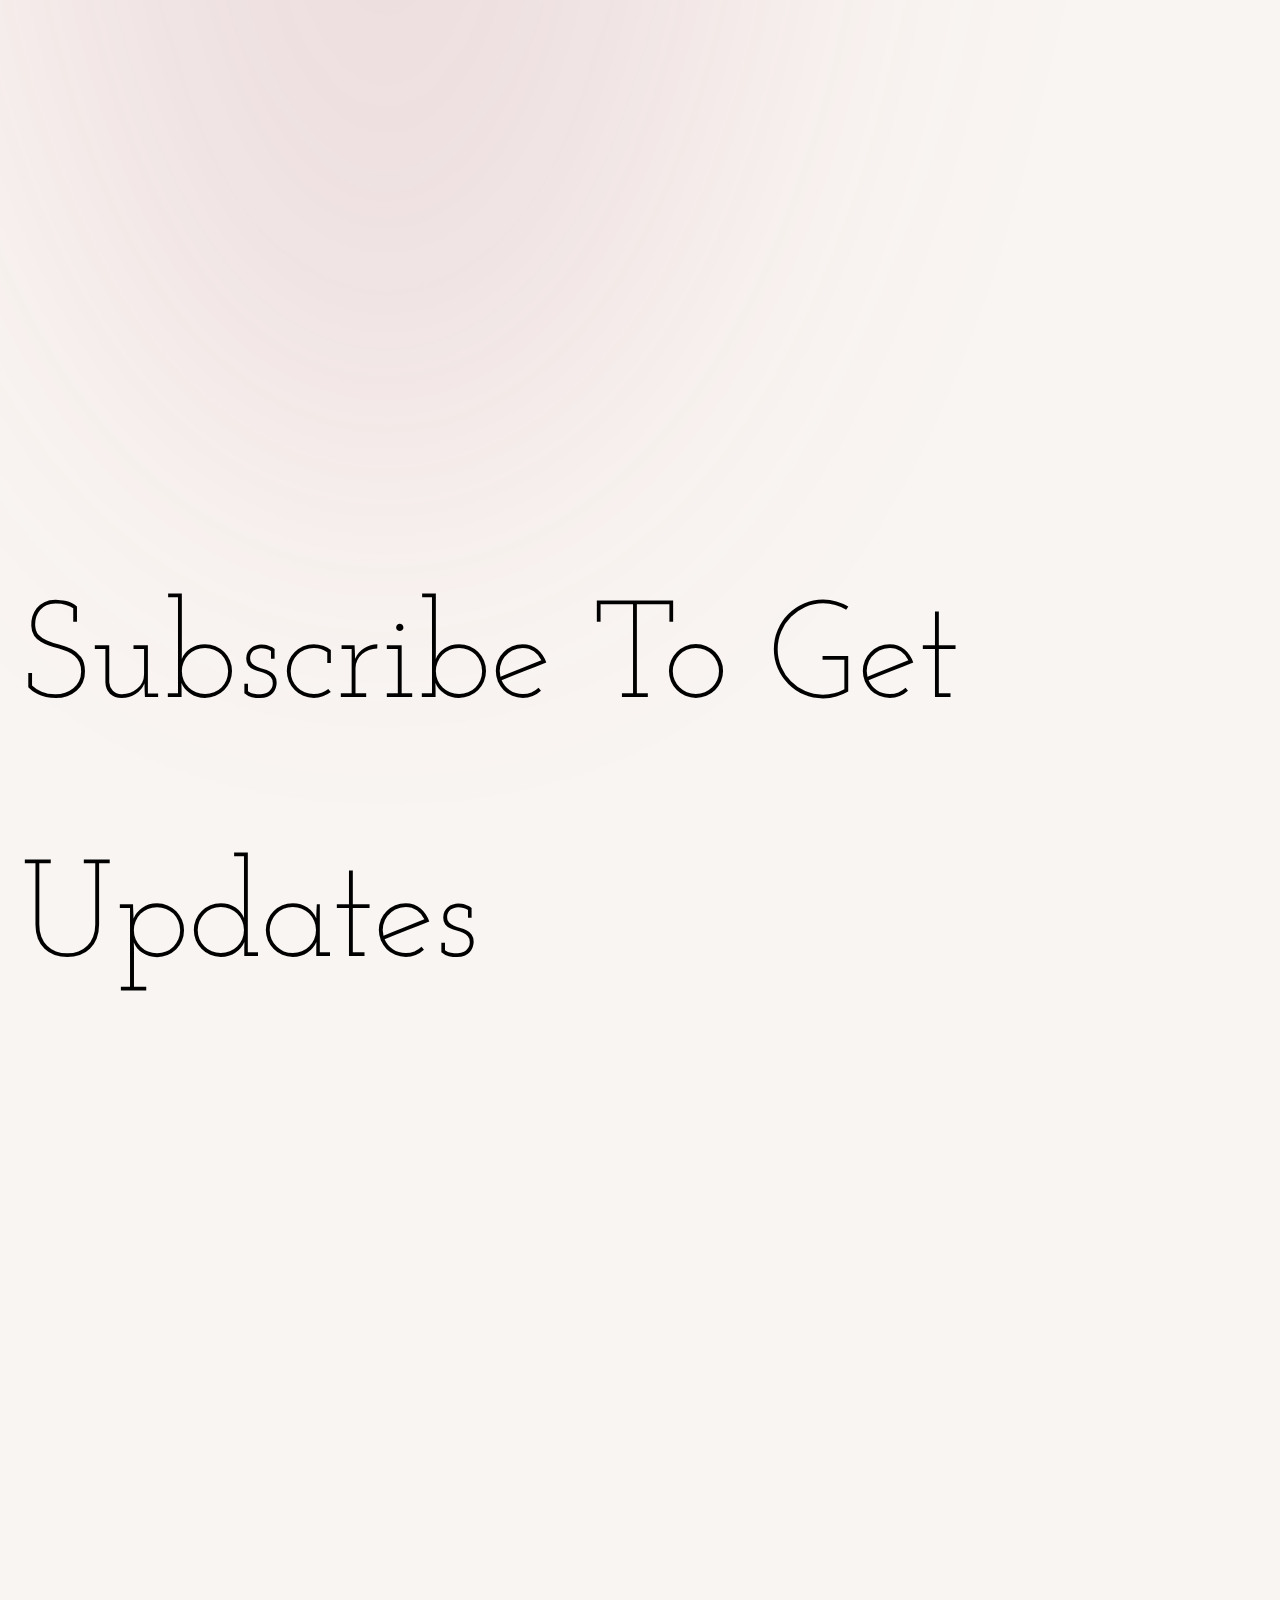
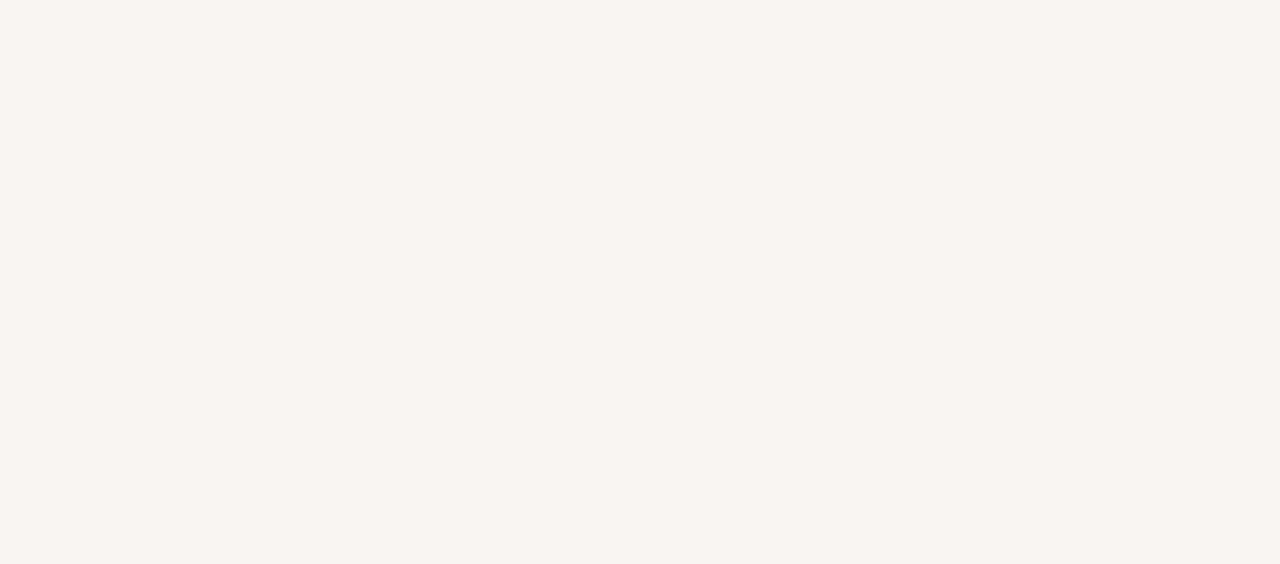
<file: assignment 2/desktop-7.html>
<!DOCTYPE html>
<html>
  <head>
    <meta charset="utf-8" />
    <meta name="viewport" content="initial-scale=1, width=device-width" />

    <link rel="stylesheet" href="./global.css" />
    <link rel="stylesheet" href="./desktop-7.css" />
    <link
      rel="stylesheet"
      href="https://fonts.googleapis.com/css2?family=Josefin Slab:wght@300;700&display=swap"
    />
    <link
      rel="stylesheet"
      href="https://fonts.googleapis.com/css2?family=Inria Serif:wght@700&display=swap"
    />
  </head>
  <body>
    <div class="desktop-7">
      <div class="wrapper-post-image1-2">
        <img
          class="post-image1-2-icon2"
          alt=""
          src="./public/postimage1-2@2x.png"
        />
      </div>
      <section class="sub-frame">
        <div class="inner-frame">
          <div class="post-image-box">
            <div class="ellipse-decorator">
              <div class="round-button"></div>
              <img
                class="post-image3-1-icon"
                loading="eager"
                alt=""
                src="./public/postimage3-1@2x.png"
              />
            </div>
            <div class="textbox">
              <b class="simple-habits-for">Simple Habits For Good Skin</b>
            </div>
          </div>
        </div>
        <div class="subscribing-area">
          <div class="parent-frame">
            <div class="polygon-shape">
              <img
                class="polygon-shape-child"
                alt=""
                src="./public/group-container.svg"
              />

              <img
                class="triangle-icon"
                loading="eager"
                alt=""
                src="./public/polygon-1.svg"
                id="triangle"
              />
            </div>
          </div>
          <div class="small-circle"></div>
        </div>
      </section>
      <section class="subscription-call-to-action">
        <h2 class="subscribe-to-get">Subscribe To Get Updates</h2>
      </section>
      <section class="share-buttons-container">
        <div class="rectangle-button1">
          <img
            class="share-icon3"
            loading="eager"
            alt=""
            src="./public/share@2x.png"
          />

          <div class="update-button">
            <div class="subscribe-btn"></div>
          </div>
          <div class="share-container">
            <div class="subscribe-input">
              <div class="subscribe-call-to-action">
                <div class="newsletter-form" id="newsletterForm"></div>
                <b class="subscribe">SUBSCRIBE</b>
              </div>
              <div class="please-enter-your">
                Please enter your email here...
              </div>
              <img
                class="subscribe-input-child"
                loading="eager"
                alt=""
                src="./public/line-1.svg"
              />
            </div>
          </div>
        </div>
      </section>
    </div>

    <script>
      var triangle = document.getElementById("triangle");
      if (triangle) {
        triangle.addEventListener("click", function (e) {
          window.location.href = "./desktop7.html";
        });
      }
      
      var newsletterForm = document.getElementById("newsletterForm");
      if (newsletterForm) {
        newsletterForm.addEventListener("click", function (e) {
          window.location.href = "./desktop7.html";
        });
      }
      </script>
  </body>
</html>
</file>
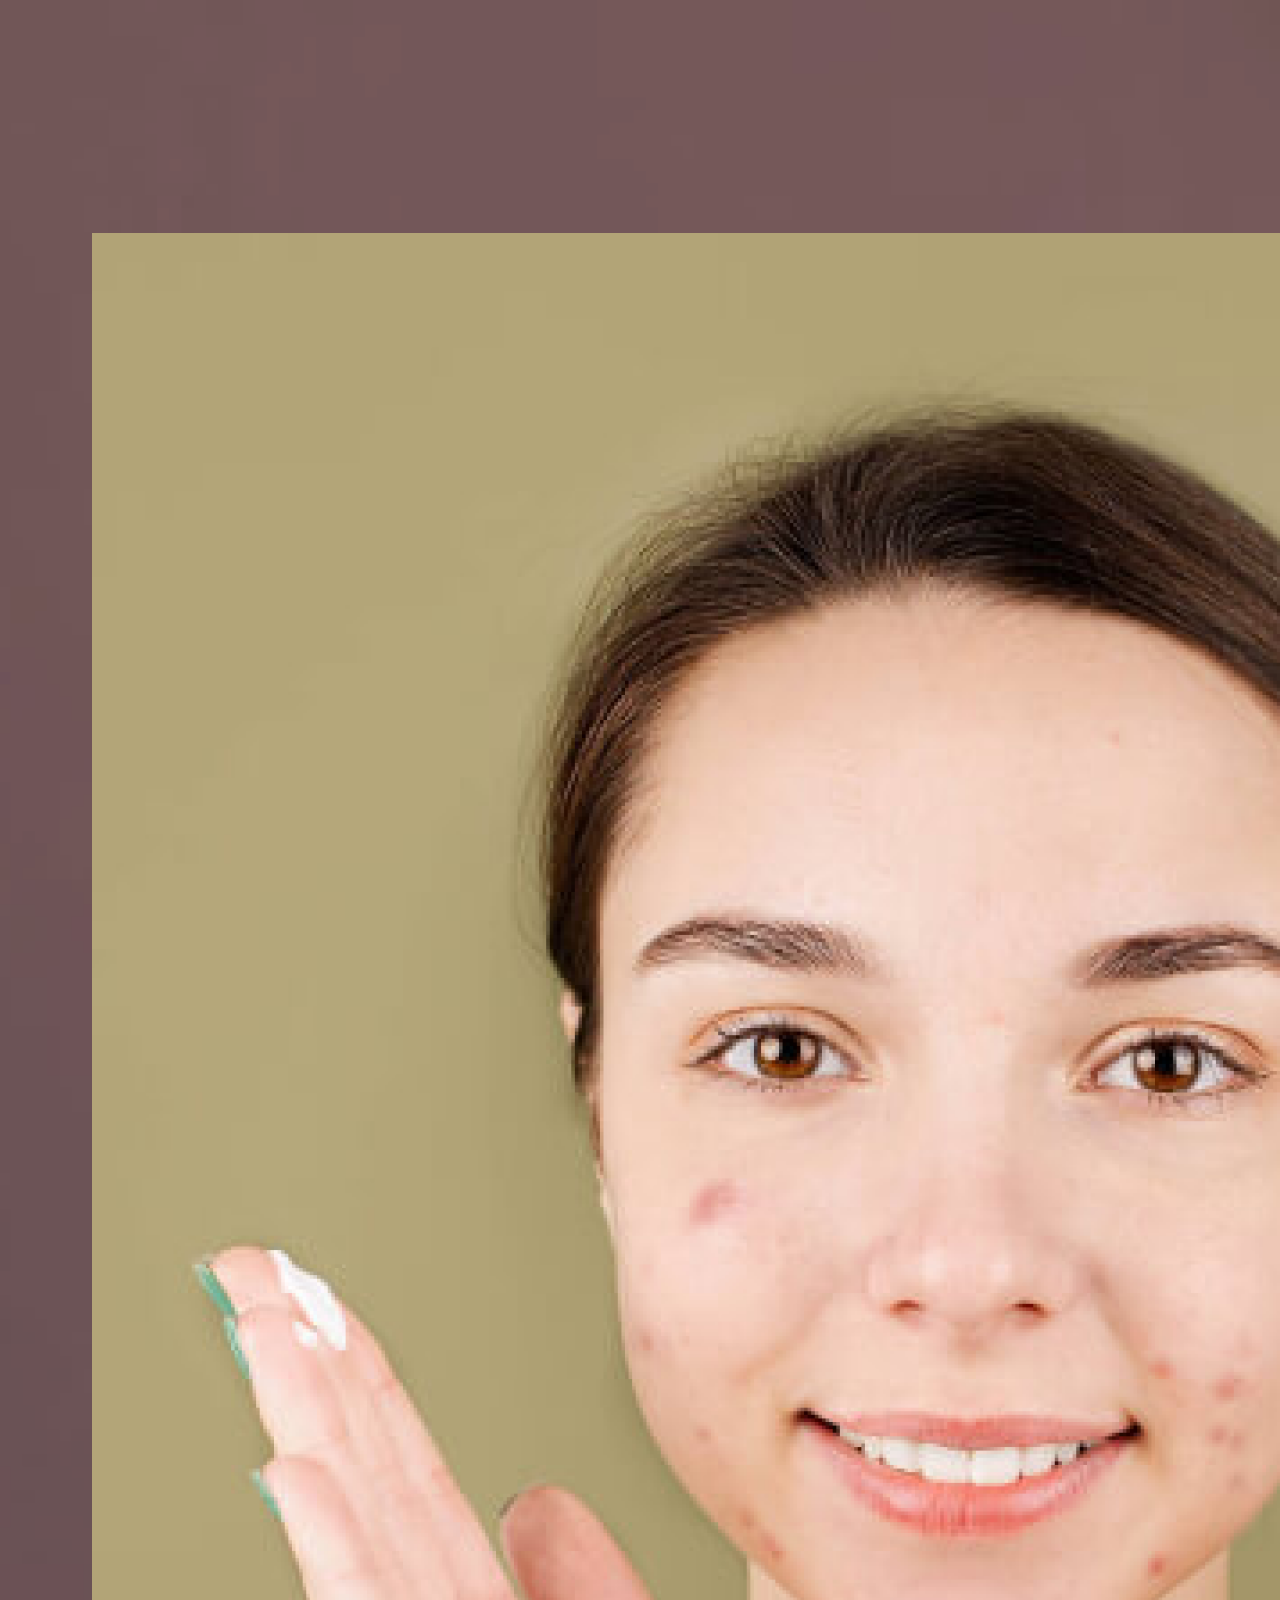
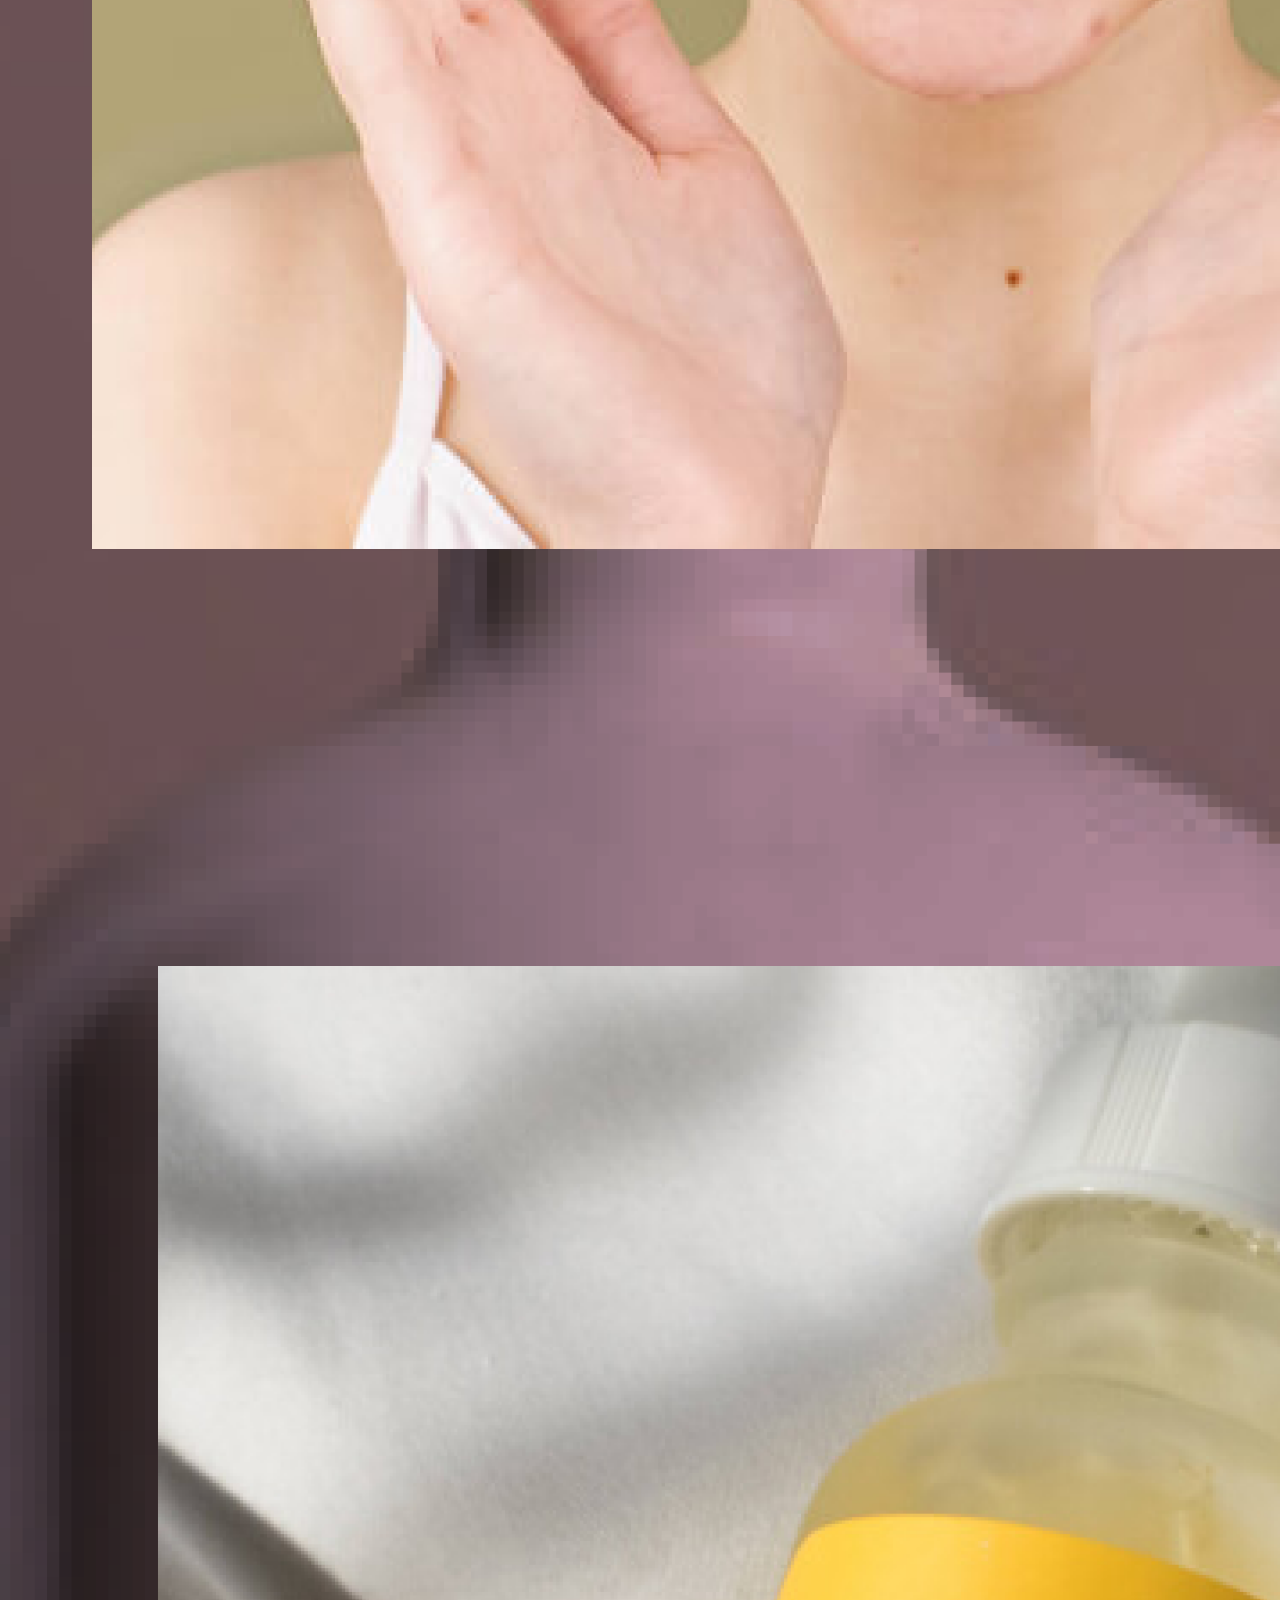
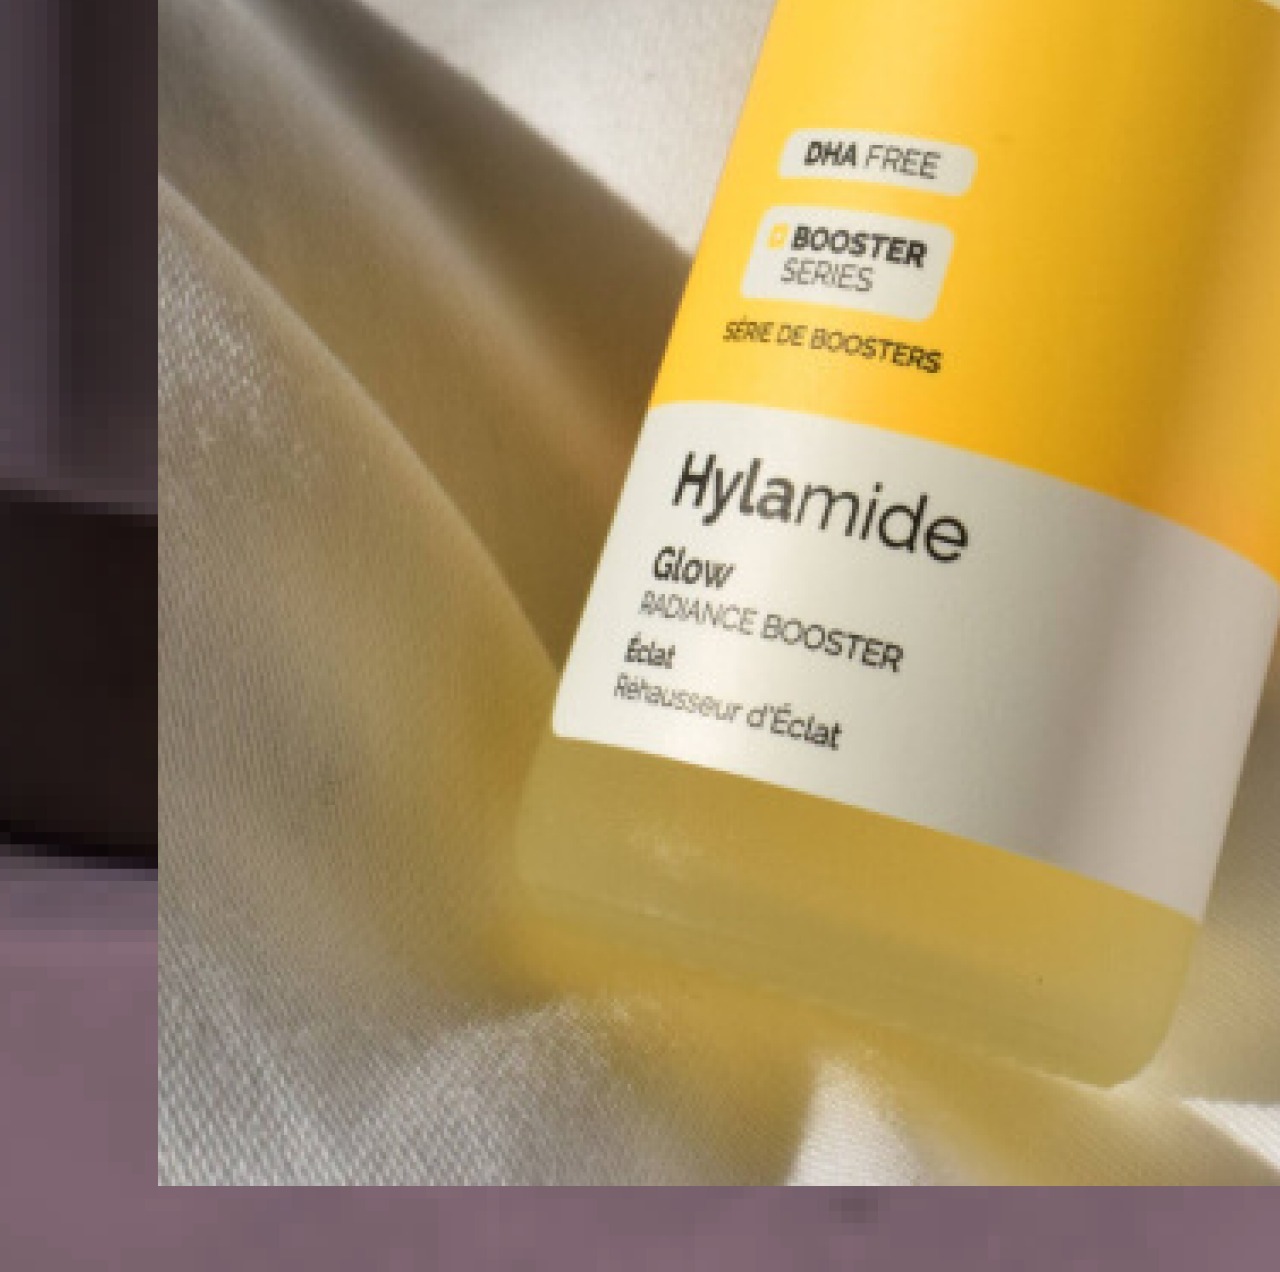
<file: assignment 2/desktop-8.html>
<!DOCTYPE html>
<html>
  <head>
    <meta charset="utf-8" />
    <meta name="viewport" content="initial-scale=1, width=device-width" />

    <link rel="stylesheet" href="./global.css" />
    <link rel="stylesheet" href="./desktop-8.css" />
    <link
      rel="stylesheet"
      href="https://fonts.googleapis.com/css2?family=Josefin Slab:wght@300;700&display=swap"
    />
    <link
      rel="stylesheet"
      href="https://fonts.googleapis.com/css2?family=Inria Serif:wght@700&display=swap"
    />
  </head>
  <body>
    <div class="desktop-8" id="desktop8">
      <img
        class="post-image1-2-icon3"
        alt=""
        src="./public/postimage1-2@2x.png"
      />

      <img
        class="share-icon4"
        loading="eager"
        alt=""
        src="./public/share@2x.png"
      />

      <img
        class="insta-item4-1-icon"
        loading="eager"
        alt=""
        src="./public/instaitem4-1@2x.png"
      />

      <img
        class="insta-item1-1-icon"
        loading="eager"
        alt=""
        src="./public/instaitem1-1@2x.png"
      />

      <img
        class="insta-item2-1-icon"
        loading="eager"
        alt=""
        src="./public/instaitem2-1@2x.png"
      />

      <img
        class="insta-item3-1-icon"
        loading="eager"
        alt=""
        src="./public/instaitem3-1@2x.png"
      />

      <img
        class="insta-item5-1-icon"
        loading="eager"
        alt=""
        src="./public/instaitem5-1@2x.png"
      />

      <img
        class="insta-item6-1-icon"
        loading="eager"
        alt=""
        src="./public/instaitem6-1@2x.png"
      />
    </div>

    <script>
      var desktop8 = document.getElementById("desktop8");
      if (desktop8) {
        desktop8.addEventListener("click", function (e) {
          window.location.href = "./desktop8.html";
        });
      }
      </script>
  </body>
</html>
</file>
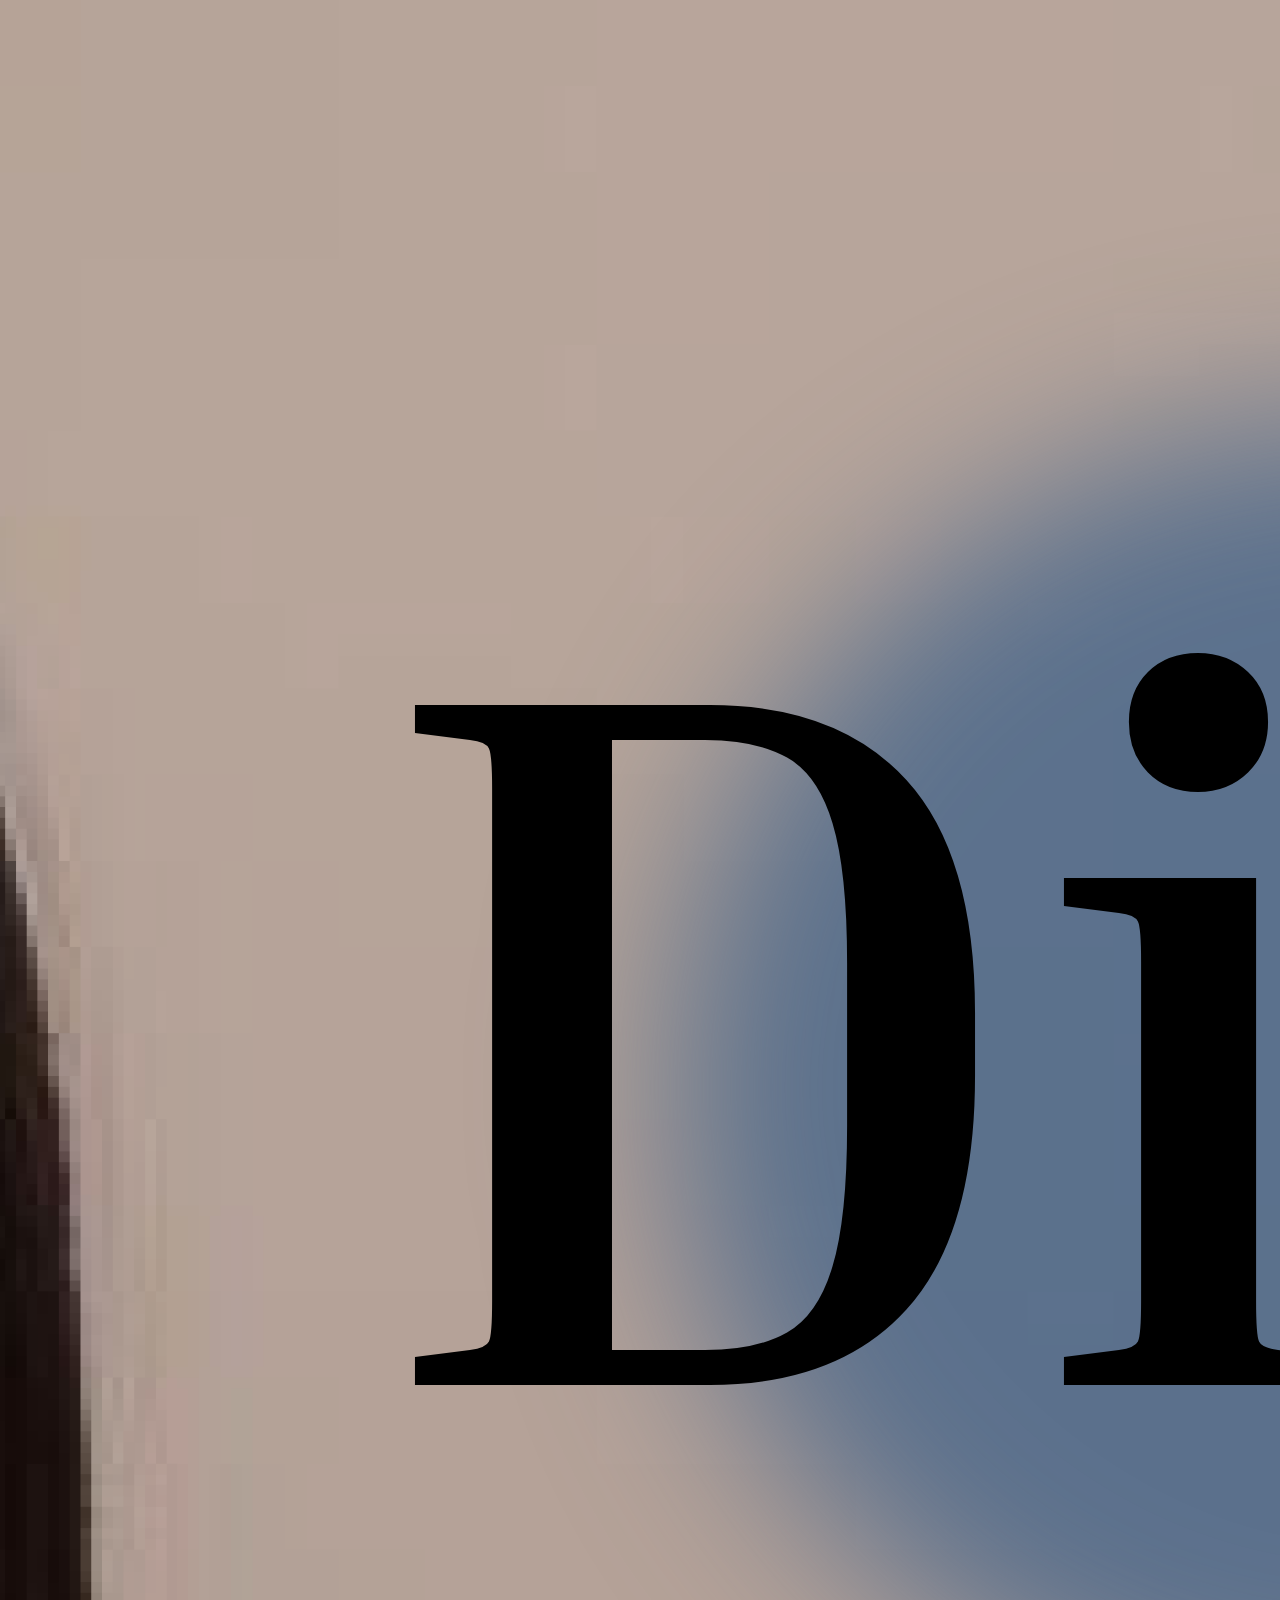
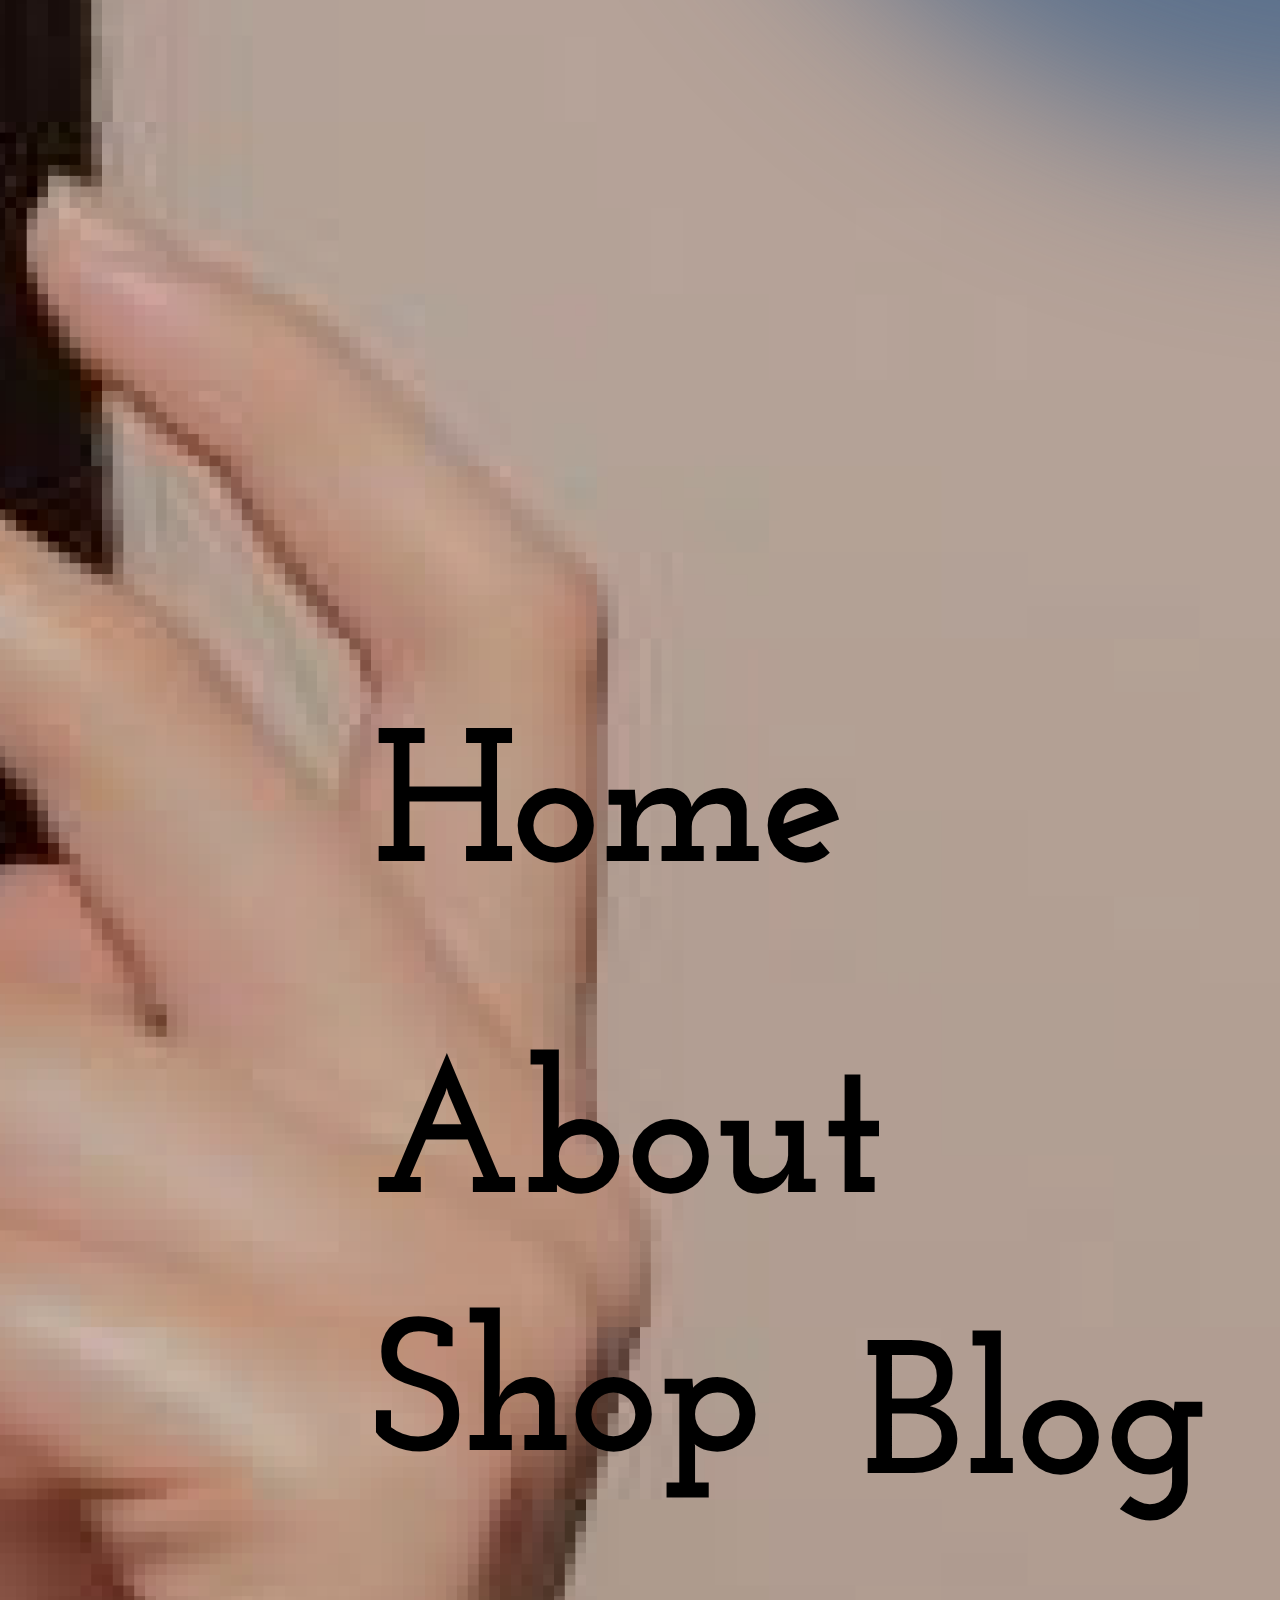
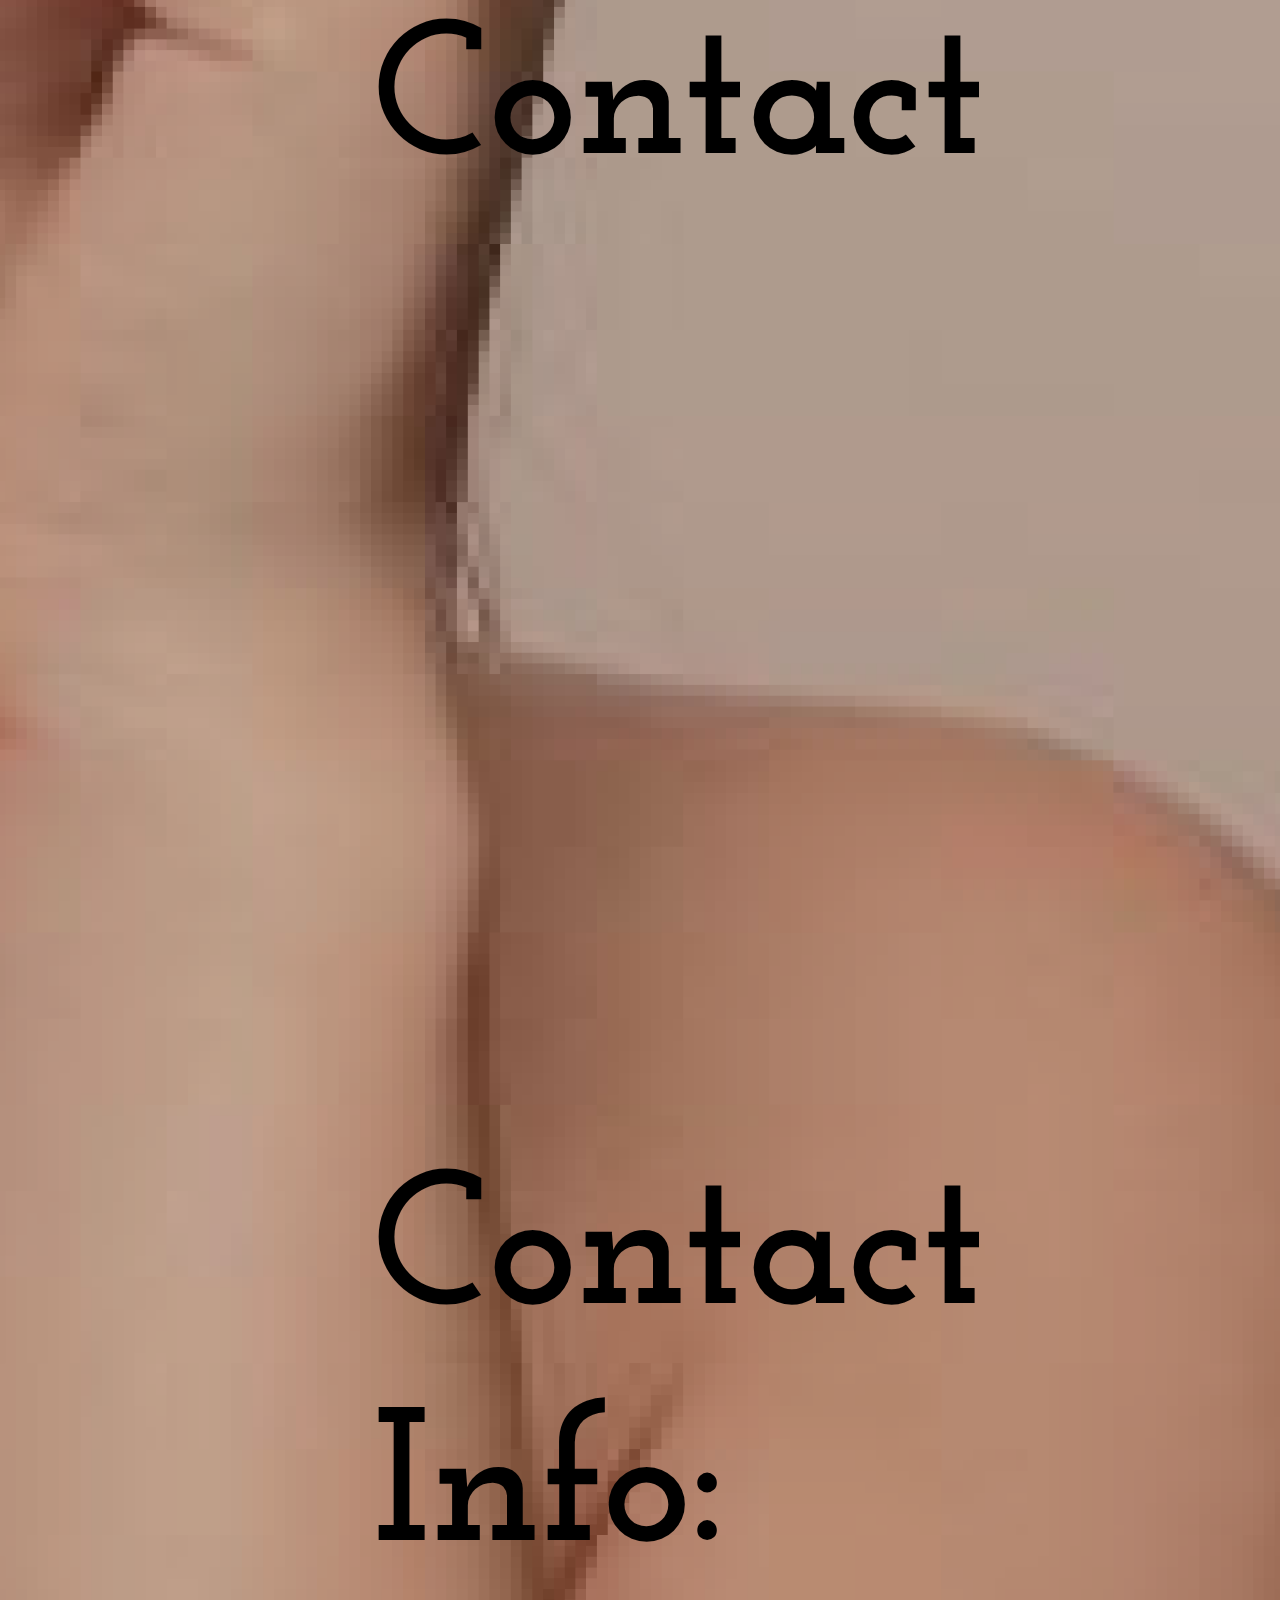
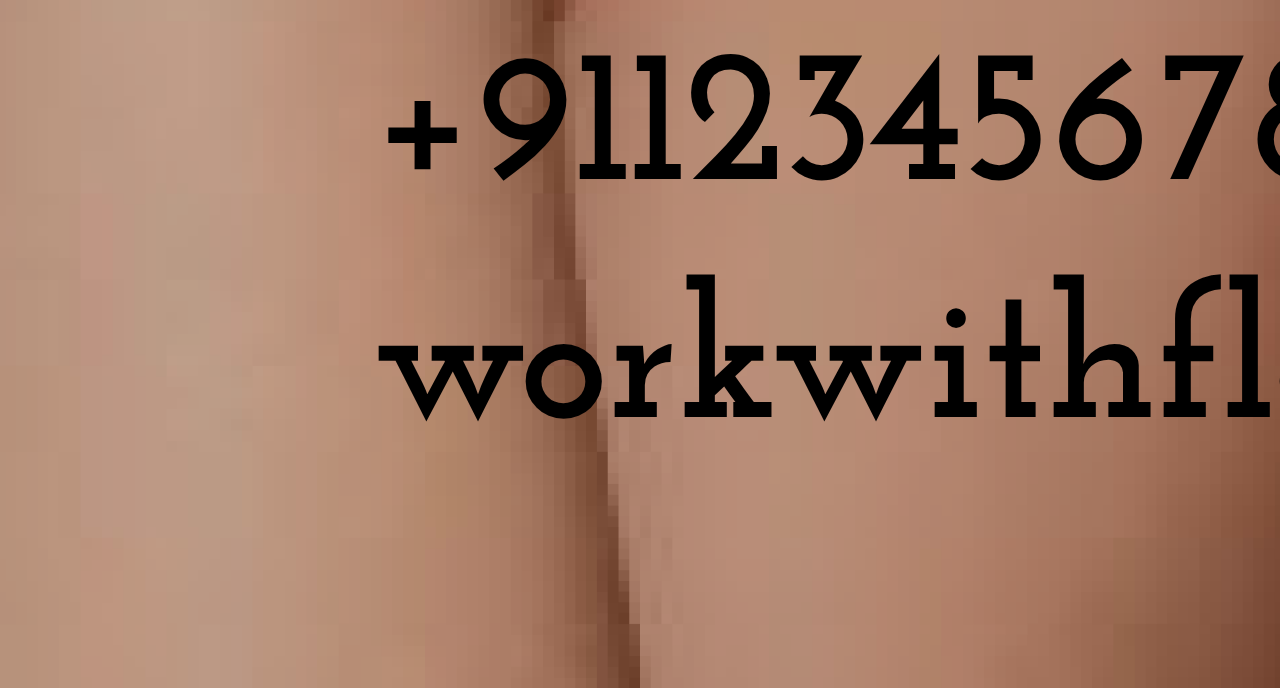
<file: assignment 2/desktop-9.html>
<!DOCTYPE html>
<html>
  <head>
    <meta charset="utf-8" />
    <meta name="viewport" content="initial-scale=1, width=device-width" />

    <link rel="stylesheet" href="./global.css" />
    <link rel="stylesheet" href="./desktop-9.css" />
    <link
      rel="stylesheet"
      href="https://fonts.googleapis.com/css2?family=Josefin Slab:wght@300;700&display=swap"
    />
    <link
      rel="stylesheet"
      href="https://fonts.googleapis.com/css2?family=Inria Serif:wght@700&display=swap"
    />
  </head>
  <body>
    <div class="desktop-9">
      <img
        class="share-icon5"
        loading="eager"
        alt=""
        src="./public/share@2x.png"
      />

      <main class="frame-parent">
        <img class="icon" alt="" src="./public/2345475-1@2x.png" />

        <div class="about-blog-contact-wrapper">
          <div class="about-blog-contact">
            <div class="about-blog-contact-child"></div>
            <h1 class="diya1">Diya</h1>
          </div>
        </div>
        <section class="second-frame1">
          <div class="frame-group">
            <div class="about-blog-contact-frames">
              <div class="home-label">
                <b class="home1" id="homeText">Home</b>
              </div>
              <div class="parent-frame1">
                <b class="about1" id="aboutText">About</b>
              </div>
              <b class="shop1" id="shopText">Shop</b>
              <div class="parent-frame2">
                <b class="blog1" id="blogText">Blog</b>
              </div>
              <div class="parent-frame3">
                <b class="contact1" id="contactText">Contact</b>
              </div>
            </div>
          </div>
          <b
            class="contact-info-911234567872-container"
            data-scroll-to="contactInfo911234567872"
          >
            <p class="contact-info">Contact Info:</p>
            <p class="p">+911234567872</p>
            <p class="workwithflogmailcom">workwithflo@gmail.com</p>
          </b>
        </section>
      </main>
    </div>

    <script>
      var homeText = document.getElementById("homeText");
      if (homeText) {
        homeText.addEventListener("click", function (e) {
          window.location.href = "./desktop.html";
        });
      }
      
      var aboutText = document.getElementById("aboutText");
      if (aboutText) {
        aboutText.addEventListener("click", function (e) {
          window.location.href = "./desktop1.html";
        });
      }
      
      var shopText = document.getElementById("shopText");
      if (shopText) {
        shopText.addEventListener("click", function (e) {
          window.location.href = "./desktop4.html";
        });
      }
      
      var blogText = document.getElementById("blogText");
      if (blogText) {
        blogText.addEventListener("click", function (e) {
          window.location.href = "./desktop5.html";
        });
      }
      
      var contactText = document.getElementById("contactText");
      if (contactText) {
        contactText.addEventListener("click", function () {
          var anchor = document.querySelector(
            "[data-scroll-to='contactInfo911234567872']"
          );
          if (anchor) {
            anchor.scrollIntoView({ block: "start", behavior: "smooth" });
          }
        });
      }
      </script>
  </body>
</html>
</file>
<file: assignment 2/global.css>
body {
  margin: 0;
  line-height: normal;
}

:root {
  /* fonts */
  --font-josefin-slab: "Josefin Slab";
  --font-inria-serif: "Inria Serif";

  /* font sizes */
  --font-size-171xl: 190px;
  --font-size-28xl: 47px;
  --font-size-57xl: 76px;
  --font-size-326xl: 345px;
  --font-size-67xl: 86px;
  --font-size-119xl: 138px;
  --font-size-161xl: 180px;
  --font-size-26xl: 45px;
  --font-size-53xl: 72px;
  --font-size-211xl: 230px;

  /* Colors */
  --color-white: #fff;
  --color-palevioletred-100: rgba(166, 58, 95, 0.59);
  --color-palevioletred-200: rgba(166, 58, 95, 0.13);
  --color-black: #000;
  --color-steelblue: rgba(51, 90, 135, 0.69);
  --color-whitesmoke: #f9f5f2;
  --color-lightgreen: rgba(150, 244, 159, 0.55);
  --color-plum: rgba(176, 175, 235, 0.53);
  --color-lightcoral: rgba(244, 150, 150, 0.55);

  /* Gaps */
  --gap-940xl: 959px;
  --gap-xl: 20px;
  --gap-2434xl: 2453px;
  --gap-0: 0px;
  --gap-486xl: 505px;
  --gap-645xl: 664px;
  --gap-893xl: 912px;

  /* Paddings */
  --padding-xl: 20px;
  --padding-33xl: 52px;
  --padding-353xl: 372px;
  --padding-4xl: 23px;

  /* Border radiuses */
  --br-101xl: 120px;
  --br-31xl: 50px;
}
</file>
<file: assignment 2/desktop-2.css>
.frame-b {
  height: 1829px;
  width: 1794px;
  position: absolute;
  margin: 0 !important;
  bottom: 440px;
  left: 0;
  border-radius: 50%;
  background-color: rgba(244, 150, 235, 0.55);
  filter: blur(180px);
}
.post-image1-2-icon {
  width: 6008px;
  height: 4614px;
  position: relative;
  object-fit: cover;
  display: none;
  max-width: 100%;
}
.frame-d-child {
  position: absolute;
  top: 660px;
  left: 1041px;
  border-radius: 50%;
  background-color: var(--color-lightgreen);
  filter: blur(180px);
  width: 1903px;
  height: 1829px;
  z-index: 2;
}
.single-image1-1-icon {
  position: absolute;
  height: 100%;
  top: 0;
  bottom: 0;
  left: 0;
  max-height: 100%;
  width: 2733px;
  object-fit: cover;
  z-index: 3;
}
.frame-d {
  height: 2744px;
  width: 2944px;
  position: absolute;
  margin: 0 !important;
  bottom: -2453px;
  left: -2733px;
}
.who-are-we {
  margin: 0;
  flex: 1;
  font-size: inherit;
  line-height: 125%;
  font-weight: 700;
  font-family: inherit;
  white-space: pre-wrap;
  display: inline-block;
  z-index: 2;
}
.frame-c,
.frame-e-child,
.who-are-we {
  position: relative;
  max-width: 100%;
}
.frame-c {
  width: 2911px;
  display: flex;
  flex-direction: row;
  align-items: flex-start;
  justify-content: flex-start;
}
.frame-e-child {
  height: 443px;
  width: 1755px;
  border-radius: var(--br-101xl);
  cursor: pointer;
  z-index: 2;
}
.show-me {
  position: relative;
  line-height: 125%;
  display: inline-block;
  z-index: 3;
  margin-left: -1333px;
}
.frame-e,
.we-are-best {
  width: 1755px;
  display: flex;
  flex-direction: row;
  align-items: center;
  justify-content: flex-start;
  max-width: 100%;
}
.we-are-best {
  width: 3417px;
  align-items: flex-start;
  justify-content: center;
  font-size: var(--font-size-161xl);
}
.post-image1-2-parent {
  flex: 1;
  display: flex;
  flex-direction: column;
  align-items: flex-end;
  justify-content: flex-start;
  padding: 833px 211px 312px;
  box-sizing: border-box;
  gap: 2453px 0;
  background-image: url(./public/postimage1-2@2x.png);
  background-size: cover;
  background-repeat: no-repeat;
  background-position: top;
  min-height: 4614px;
  max-width: 100%;
  z-index: 1;
  text-align: left;
  font-size: var(--font-size-326xl);
  color: var(--color-black);
  font-family: var(--font-josefin-slab);
}
.we-are-the {
  height: 1432px;
  width: 3004px;
  position: absolute;
  margin: 0 !important;
  top: 1475px;
  right: -27px;
  line-height: 125%;
  display: inline-block;
  z-index: 3;
}
.desktop-2,
.frame-a {
  position: relative;
  display: flex;
  align-items: flex-start;
  justify-content: flex-start;
}
.frame-a {
  align-self: stretch;
  flex-direction: row;
  max-width: 100%;
  flex-shrink: 0;
  text-align: left;
  font-size: var(--font-size-161xl);
  color: var(--color-black);
  font-family: var(--font-josefin-slab);
}
.desktop-2 {
  width: 100%;
  height: 4472px;
  background-color: var(--color-whitesmoke);
  overflow: hidden;
  flex-direction: column;
  letter-spacing: normal;
}
@media screen and (max-width: 1200px) {
  .post-image1-2-parent {
    gap: 2453px 0;
    padding: 352px 105px 132px;
    box-sizing: border-box;
  }
}
@media screen and (max-width: 1050px) {
  .who-are-we {
    font-size: var(--font-size-119xl);
    line-height: 259px;
  }
  .show-me {
    font-size: var(--font-size-53xl);
    line-height: 135px;
  }
  .post-image1-2-parent {
    padding-top: 229px;
    padding-bottom: 86px;
    box-sizing: border-box;
  }
  .we-are-the {
    font-size: var(--font-size-53xl);
    line-height: 135px;
  }
}
@media screen and (max-width: 750px) {
  .post-image1-2-parent {
    gap: 2453px 0;
    padding-left: var(--padding-33xl);
    padding-right: var(--padding-33xl);
    box-sizing: border-box;
  }
}
@media screen and (max-width: 450px) {
  .who-are-we {
    font-size: var(--font-size-67xl);
    line-height: 172px;
  }
  .show-me {
    font-size: var(--font-size-26xl);
    line-height: 90px;
  }
  .post-image1-2-parent {
    gap: 2453px 0;
    padding: 149px var(--padding-xl) 56px;
    box-sizing: border-box;
  }
  .we-are-the {
    font-size: var(--font-size-26xl);
    line-height: 90px;
  }
}
</file>
<file: assignment 2/desktop-3.css>
.freckles-blonde-woman-portrait-icon {
  position: absolute;
  top: -638px;
  left: -249px;
  width: 16375px;
  height: 7428px;
  object-fit: cover;
}
.portrait-frame,
.portrait-frame1 {
  position: absolute;
  top: 3526px;
  left: 5354px;
  border-radius: 50%;
  background-color: var(--color-plum);
  filter: blur(190px);
  width: 1497px;
  height: 1268px;
}
.portrait-frame1 {
  top: 3630px;
  left: -531px;
}
.trending-products {
  position: absolute;
  top: 132px;
  left: 1751px;
  font-size: var(--font-size-326xl);
  line-height: 125%;
  font-weight: 700;
  font-family: var(--font-josefin-slab);
  color: var(--color-black);
  text-align: left;
  display: inline-block;
  width: 2911px;
}
.cbd-muscle-gel {
  position: absolute;
  top: 3233px;
  left: 427px;
  line-height: 125%;
}
.portrait-frame2,
.portrait-frame3 {
  position: absolute;
  top: 3717px;
  left: 2356px;
  border-radius: var(--br-101xl);
  background-color: var(--color-palevioletred-100);
  width: 1608px;
  height: 443px;
}
.portrait-frame3 {
  left: 231px;
}
.rs {
  position: absolute;
  top: 3795px;
  left: 647px;
  font-size: var(--font-size-211xl);
  line-height: 125%;
  color: var(--color-white);
}
.portrait-frame4 {
  position: absolute;
  top: 3717px;
  left: 4352px;
  border-radius: var(--br-101xl);
  background-color: var(--color-palevioletred-100);
  width: 1608px;
  height: 443px;
}
.neauthy-cream {
  top: 3188px;
  left: 2520px;
}
.everdrop-handwash,
.neauthy-cream,
.rs1,
.rs2 {
  position: absolute;
  line-height: 125%;
}
.everdrop-handwash {
  top: 3188px;
  left: 4352px;
  display: inline-block;
  width: 1611px;
  height: 225px;
}
.rs1,
.rs2 {
  top: 3795px;
  left: 2845px;
  font-size: var(--font-size-211xl);
  color: var(--color-white);
}
.rs2 {
  left: 4839px;
}
.product-item1-1-icon,
.product-item2-1-icon,
.product-item2-2-icon,
.share-icon {
  position: absolute;
  top: 805px;
  left: 4278px;
  width: 1451px;
  height: 2041px;
  object-fit: cover;
}
.product-item1-1-icon,
.product-item2-2-icon,
.share-icon {
  left: 2190px;
  width: 1506px;
}
.product-item2-2-icon,
.share-icon {
  left: 231px;
  width: 1520px;
}
.share-icon {
  top: 3458px;
  left: 54321px;
  width: 90px;
  height: 90px;
}
.polygon-shape-icon {
  position: absolute;
  top: 132px;
  left: 5582px;
  width: 381px;
  height: 354px;
}
.product-grid-icon {
  position: absolute;
  top: 187.8px;
  left: 5665.9px;
  width: 214px;
  height: 242px;
  object-fit: contain;
  cursor: pointer;
}
.desktop-3 {
  width: 100%;
  height: 4472px;
  position: relative;
  background-color: var(--color-whitesmoke);
  overflow: hidden;
  text-align: left;
  font-size: var(--font-size-161xl);
  color: var(--color-black);
  font-family: var(--font-josefin-slab);
}
</file>
<file: assignment 2/desktop-6.css>
.post-image1-2-icon1 {
  position: absolute;
  top: -1304px;
  left: -2090px;
  width: 10032px;
  height: 8304px;
  object-fit: cover;
}
.desktop-6-child,
.ellipse-shape {
  position: absolute;
  top: 1166px;
  left: 5555px;
  border-radius: 50%;
  background-color: var(--color-lightgreen);
  filter: blur(180px);
  width: 1903px;
  height: 1829px;
}
.ellipse-shape {
  top: 1447px;
  left: 1507px;
  background-color: var(--color-lightcoral);
  filter: blur(190px);
  width: 1497px;
  height: 1268px;
}
.recent-blogs {
  margin: 0;
  position: absolute;
  top: 78px;
  left: 2093px;
  font-size: var(--font-size-326xl);
  line-height: 125%;
  font-weight: 700;
  font-family: inherit;
  display: inline-block;
  width: 2177px;
}
.easy-skincare-frmula,
.skincare-brands-for {
  position: absolute;
  top: 2557px;
  left: 272px;
  line-height: 125%;
}
.easy-skincare-frmula {
  top: 3906px;
  left: 3678px;
  display: inline-block;
  width: 1792px;
  height: 355px;
}
.share-icon2 {
  position: absolute;
  top: 3458px;
  left: 54321px;
  width: 90px;
  height: 90px;
  object-fit: cover;
}
.group-container-icon {
  position: absolute;
  top: 171px;
  left: 5555px;
  width: 362px;
  height: 323px;
}
.polygon-shape-icon1 {
  position: absolute;
  top: 211.8px;
  left: 5628.9px;
  width: 214px;
  height: 242px;
  object-fit: contain;
  cursor: pointer;
}
.post-image1-1-icon,
.post-image2-1-icon {
  position: absolute;
  top: 805px;
  left: 75px;
  border-radius: var(--br-31xl);
  width: 2627px;
  height: 1568px;
  object-fit: cover;
}
.post-image2-1-icon {
  top: 2182px;
  left: 3142px;
  width: 2640px;
  height: 1625px;
}
.desktop-6-item {
  position: absolute;
  top: 3557px;
  left: -590px;
  border-radius: 50%;
  background-color: var(--color-plum);
  filter: blur(180px);
  width: 1903px;
  height: 1829px;
}
.desktop-6 {
  width: 100%;
  height: 4472px;
  position: relative;
  background-color: var(--color-whitesmoke);
  overflow: hidden;
  text-align: left;
  font-size: var(--font-size-161xl);
  color: var(--color-black);
  font-family: var(--font-josefin-slab);
}
</file>
<file: assignment 2/desktop-7.css>
.post-image1-2-icon2,
.wrapper-post-image1-2 {
  width: 100%;
  height: 100%;
  position: absolute;
  left: 0;
}
.post-image1-2-icon2 {
  max-width: 100%;
  overflow: hidden;
  max-height: 100%;
  object-fit: contain;
  top: 80px;
  transform: scale(1.036);
}
.wrapper-post-image1-2 {
  margin: 0 !important;
  top: 0;
  right: 0;
  bottom: 0;
  display: flex;
  align-items: center;
  justify-content: center;
  z-index: 0;
}
.round-button {
  position: absolute;
  top: 900px;
  left: 1536px;
  border-radius: 50%;
  background-color: var(--color-plum);
  filter: blur(190px);
  width: 1497px;
  height: 1268px;
  z-index: 1;
}
.post-image3-1-icon {
  position: absolute;
  top: 0;
  left: 0;
  border-radius: var(--br-31xl);
  width: 2827px;
  height: 1926px;
  object-fit: cover;
  z-index: 2;
}
.ellipse-decorator {
  align-self: stretch;
  height: 2168px;
  position: relative;
}
.simple-habits-for {
  position: relative;
  line-height: 125%;
  z-index: 1;
}
.inner-frame,
.post-image-box,
.textbox {
  display: flex;
  justify-content: flex-start;
  max-width: 100%;
}
.textbox {
  flex-direction: row;
  align-items: flex-start;
  padding: 0 0 0 39px;
  box-sizing: border-box;
}
.inner-frame,
.post-image-box {
  flex-direction: column;
}
.post-image-box {
  align-self: stretch;
  align-items: center;
}
.inner-frame {
  height: 2448px;
  width: 3033px;
  align-items: flex-start;
}
.polygon-shape-child,
.triangle-icon {
  position: absolute;
  top: 0;
  left: 0;
  width: 100%;
  height: 100%;
  z-index: 1;
}
.triangle-icon {
  top: 40.8px;
  left: 73.9px;
  width: 214px;
  height: 242px;
  object-fit: contain;
  cursor: pointer;
  z-index: 2;
}
.polygon-shape {
  height: 323px;
  width: 362px;
  position: relative;
  max-width: 100%;
}
.parent-frame {
  width: 544px;
  display: flex;
  flex-direction: row;
  align-items: flex-start;
  justify-content: center;
  padding: 0 var(--padding-xl);
  box-sizing: border-box;
  max-width: 100%;
}
.small-circle {
  align-self: stretch;
  flex: 1;
  position: relative;
  border-radius: 50%;
  background-color: var(--color-palevioletred-200);
  filter: blur(180px);
  z-index: 1;
}
.sub-frame,
.subscribing-area {
  display: flex;
  align-items: flex-end;
  max-width: 100%;
}
.subscribing-area {
  height: 2657px;
  width: 731px;
  flex-direction: column;
  justify-content: flex-start;
  gap: 505px 0;
}
.sub-frame {
  width: 5851px;
  flex-direction: row;
  justify-content: space-between;
  padding: 0 0 87px var(--padding-xl);
  box-sizing: border-box;
  gap: var(--gap-xl);
  text-align: left;
  font-size: var(--font-size-161xl);
  color: var(--color-black);
  font-family: var(--font-josefin-slab);
}
.subscribe-to-get {
  margin: 0;
  width: 3763px;
  position: relative;
  font-size: inherit;
  line-height: 125%;
  font-weight: 300;
  font-family: inherit;
  display: inline-block;
  flex-shrink: 0;
  max-width: 100%;
  z-index: 1;
}
.subscription-call-to-action {
  width: 4391px;
  display: flex;
  flex-direction: row;
  align-items: flex-start;
  justify-content: center;
  padding: 0 var(--padding-xl);
  box-sizing: border-box;
  max-width: 100%;
  text-align: left;
  font-size: var(--font-size-326xl);
  color: var(--color-black);
  font-family: var(--font-josefin-slab);
}
.share-icon3 {
  height: 90px;
  width: 90px;
  position: absolute;
  margin: 0 !important;
  top: 86px;
  right: 0;
  object-fit: cover;
}
.subscribe-btn {
  align-self: stretch;
  flex: 1;
  position: relative;
  border-radius: 50%;
  background-color: var(--color-lightcoral);
  filter: blur(180px);
  z-index: 1;
}
.update-button {
  height: 2014px;
  width: 1285px;
  display: flex;
  flex-direction: column;
  align-items: flex-start;
  justify-content: flex-start;
  padding: 185px 0 0;
  box-sizing: border-box;
  max-width: 100%;
}
.newsletter-form {
  align-self: stretch;
  width: 1608px;
  position: relative;
  border-radius: var(--br-101xl);
  background-color: var(--color-palevioletred-100);
  max-width: 100%;
  cursor: pointer;
  z-index: 1;
}
.subscribe {
  position: relative;
  line-height: 125%;
  display: inline-block;
  z-index: 2;
  margin-left: -1240px;
}
.subscribe-call-to-action {
  height: 443px;
  width: 1608px;
  margin: 0 !important;
  position: absolute;
  right: 777px;
  bottom: -266px;
  display: flex;
  flex-direction: row;
  align-items: center;
  justify-content: flex-start;
  max-width: 100%;
}
.please-enter-your {
  height: 544px;
  flex: 1;
  position: relative;
  font-size: 145px;
  line-height: 125%;
  font-weight: 300;
  display: inline-block;
  max-width: 100%;
  z-index: 3;
}
.subscribe-input-child {
  height: 342px;
  width: 1793px;
  position: absolute;
  margin: 0 !important;
  right: 674px;
  bottom: -45px;
  z-index: 4;
}
.subscribe-input {
  align-self: stretch;
  display: flex;
  flex-direction: row;
  align-items: flex-start;
  justify-content: flex-start;
  position: relative;
  max-width: 100%;
}
.share-container {
  width: 4437px;
  display: flex;
  flex-direction: column;
  align-items: center;
  justify-content: center;
  max-width: 100%;
}
.rectangle-button1 {
  margin-bottom: -914px;
  width: 54411px;
  flex-direction: row;
  align-items: flex-start;
  padding: 0;
  position: relative;
  gap: 0 646px;
  max-width: 906%;
  flex-shrink: 0;
}
.desktop-7,
.rectangle-button1,
.share-buttons-container {
  display: flex;
  justify-content: flex-start;
  box-sizing: border-box;
}
.share-buttons-container {
  align-self: stretch;
  height: 1100px;
  flex-direction: row;
  align-items: flex-start;
  padding: 0;
  max-width: 100%;
  text-align: left;
  font-size: var(--font-size-161xl);
  color: var(--color-black);
  font-family: var(--font-josefin-slab);
}
.desktop-7 {
  width: 100%;
  position: relative;
  background-color: var(--color-whitesmoke);
  overflow: hidden;
  flex-direction: column;
  align-items: flex-end;
  padding: 171px 0 0;
  gap: 13px 0;
  letter-spacing: normal;
}
@media screen and (max-width: 4750px) {
  .sub-frame {
    flex-wrap: wrap;
  }
  .rectangle-button1 {
    flex-wrap: wrap;
    justify-content: center;
  }
  .share-buttons-container {
    height: auto;
  }
}
@media screen and (max-width: 3325px) {
  .rectangle-button1 {
    flex-wrap: wrap;
    justify-content: center;
  }
  .share-buttons-container {
    height: auto;
  }
}
@media screen and (max-width: 1900px) {
  .simple-habits-for {
    font-size: var(--font-size-53xl);
    line-height: 135px;
  }
  .subscribing-area {
    gap: 505px 0;
  }
  .sub-frame {
    padding-bottom: 24px;
    box-sizing: border-box;
  }
  .subscribe-to-get {
    font-size: var(--font-size-119xl);
    line-height: 259px;
  }
  .update-button {
    padding-top: 51px;
    box-sizing: border-box;
  }
  .subscribe {
    font-size: var(--font-size-53xl);
    line-height: 135px;
  }
  .please-enter-your {
    font-size: 58px;
    line-height: 109px;
  }
  .rectangle-button1 {
    flex-wrap: wrap;
    gap: 0 646px;
    justify-content: center;
  }
  .share-buttons-container {
    height: auto;
  }
}
@media screen and (max-width: 450px) {
  .simple-habits-for {
    font-size: var(--font-size-26xl);
    line-height: 90px;
  }
  .subscribing-area {
    gap: 505px 0;
  }
  .subscribe-to-get {
    font-size: var(--font-size-67xl);
    line-height: 172px;
  }
  .subscribe {
    font-size: var(--font-size-26xl);
    line-height: 90px;
  }
  .please-enter-your {
    font-size: 36px;
    line-height: 72px;
  }
  .rectangle-button1 {
    flex-wrap: wrap;
    gap: 0 646px;
    justify-content: center;
  }
  .share-buttons-container {
    height: auto;
  }
}
</file>
<file: assignment 2/desktop-8.css>
.post-image1-2-icon3,
.share-icon4 {
  position: absolute;
  top: 0;
  left: 0;
  width: 6008px;
  height: 4472px;
  object-fit: cover;
}
.share-icon4 {
  top: 3458px;
  left: 54321px;
  width: 90px;
  height: 90px;
}
.insta-item1-1-icon,
.insta-item4-1-icon {
  position: absolute;
  top: 2566px;
  left: 158px;
  width: 1793px;
  height: 1820px;
  object-fit: cover;
  z-index: 1;
}
.insta-item1-1-icon {
  top: 233px;
  left: 92px;
  height: 1916px;
}
.insta-item2-1-icon,
.insta-item3-1-icon,
.insta-item5-1-icon,
.insta-item6-1-icon {
  position: absolute;
  top: 233px;
  left: 2353px;
  width: 1625px;
  height: 1916px;
  object-fit: cover;
  z-index: 1;
}
.insta-item3-1-icon,
.insta-item5-1-icon,
.insta-item6-1-icon {
  left: 4446px;
  width: 1423px;
}
.insta-item5-1-icon,
.insta-item6-1-icon {
  top: 2613px;
  left: 2358px;
  width: 1681px;
  height: 1773px;
}
.insta-item6-1-icon {
  top: 2566px;
  left: 4446px;
  width: 1423px;
}
.desktop-8 {
  width: 100%;
  height: 4472px;
  position: relative;
  background-color: var(--color-whitesmoke);
  overflow: hidden;
  cursor: pointer;
}
</file>
<file: assignment 2/desktop-9.css>
.share-icon5 {
  height: 90px;
  width: 90px;
  position: absolute;
  margin: 0 !important;
  right: -48403px;
  bottom: 1098px;
  object-fit: contain;
}
.icon {
  width: 7872px;
  height: 4743px;
  position: relative;
  object-fit: cover;
  display: none;
  max-width: 100%;
}
.about-blog-contact-child {
  height: 1347px;
  width: 1426px;
  position: absolute;
  margin: 0 !important;
  bottom: -153px;
  left: 298px;
  border-radius: 50%;
  background-color: var(--color-steelblue);
  filter: blur(90px);
  z-index: 1;
}
.diya1 {
  margin: 0;
  height: 1199px;
  flex: 1;
  position: relative;
  font-size: inherit;
  font-weight: 700;
  font-family: inherit;
  display: inline-block;
  max-width: 100%;
  z-index: 2;
}
.about-blog-contact,
.about-blog-contact-wrapper {
  display: flex;
  flex-direction: row;
  align-items: flex-start;
  max-width: 100%;
}
.about-blog-contact {
  width: 2412px;
  justify-content: flex-start;
  position: relative;
}
.about-blog-contact-wrapper {
  width: 3124px;
  justify-content: flex-end;
}
.home1 {
  align-self: stretch;
  height: 288px;
  position: relative;
  line-height: 125%;
  display: inline-block;
  flex-shrink: 0;
  cursor: pointer;
  z-index: 1;
}
.home-label {
  width: 567px;
  display: flex;
  flex-direction: column;
  align-items: flex-start;
  justify-content: flex-start;
  padding: var(--padding-4xl) 0 0;
  box-sizing: border-box;
  max-width: 100%;
}
.about1 {
  width: 516px;
  position: relative;
  line-height: 125%;
  display: inline-block;
  max-width: 100%;
  cursor: pointer;
  z-index: 1;
}
.parent-frame1 {
  width: 580px;
  display: flex;
  flex-direction: column;
  align-items: flex-start;
  justify-content: flex-start;
  padding: var(--padding-4xl) 0 0;
  box-sizing: border-box;
  max-width: 100%;
}
.blog1,
.shop1 {
  position: relative;
  line-height: 125%;
  display: inline-block;
  max-width: 100%;
  cursor: pointer;
  z-index: 1;
}
.blog1 {
  width: 352px;
}
.parent-frame2 {
  width: 399px;
  display: flex;
  flex-direction: column;
  align-items: flex-start;
  justify-content: flex-start;
  padding: var(--padding-4xl) 0 0;
  box-sizing: border-box;
  max-width: 100%;
}
.contact1 {
  align-self: stretch;
  position: relative;
  line-height: 125%;
  cursor: pointer;
  z-index: 1;
}
.parent-frame3 {
  width: 623px;
  display: flex;
  flex-direction: column;
  align-items: flex-start;
  justify-content: flex-start;
  padding: var(--padding-4xl) 0 0;
  box-sizing: border-box;
  max-width: 100%;
}
.about-blog-contact-frames,
.frame-group {
  display: flex;
  flex-direction: row;
  align-items: flex-start;
  max-width: 100%;
}
.about-blog-contact-frames {
  width: 4480px;
  justify-content: space-between;
  gap: var(--gap-xl);
}
.frame-group {
  align-self: stretch;
  justify-content: flex-start;
}
.contact-info {
  white-space: pre-wrap;
}
.contact-info,
.p,
.workwithflogmailcom {
  margin-block-start: 0;
  margin-block-end: 1px;
}
.contact-info-911234567872-container {
  width: 2047px;
  height: 955px;
  position: relative;
  line-height: 125%;
  display: inline-block;
  max-width: 100%;
  z-index: 1;
}
.second-frame1 {
  width: 5010px;
  flex-direction: column;
  align-items: flex-end;
  gap: 912px 0;
  max-width: 100%;
  text-align: left;
  font-size: var(--font-size-171xl);
  color: var(--color-black);
  font-family: var(--font-josefin-slab);
}
.desktop-9,
.frame-parent,
.second-frame1 {
  display: flex;
  justify-content: flex-start;
}
.frame-parent {
  flex: 1;
  flex-direction: column;
  align-items: center;
  padding: 409px var(--padding-xl) 196px var(--padding-353xl);
  box-sizing: border-box;
  gap: 664px 0;
  background-image: url(./public/2345475-1@2x.png);
  background-size: cover;
  background-repeat: no-repeat;
  background-position: top;
  max-width: 100%;
  flex-shrink: 0;
  text-align: left;
  font-size: 1000px;
  color: var(--color-black);
  font-family: var(--font-inria-serif);
}
.desktop-9 {
  width: 100%;
  height: 4646px;
  position: relative;
  background-color: var(--color-whitesmoke);
  overflow: hidden;
  flex-direction: row;
  align-items: flex-start;
  letter-spacing: normal;
}
@media screen and (max-width: 2750px) {
  .about-blog-contact-frames {
    flex-wrap: wrap;
  }
  .desktop-9 {
    height: auto;
  }
}
@media screen and (max-width: 1950px) {
  .about-blog-contact-frames {
    flex-wrap: wrap;
  }
  .desktop-9 {
    height: auto;
  }
}
@media screen and (max-width: 1225px) {
  .diya1 {
    font-size: 400px;
  }
  .about1,
  .blog1,
  .contact1,
  .home1,
  .shop1 {
    font-size: var(--font-size-57xl);
    line-height: 142px;
  }
  .about-blog-contact-frames {
    flex-wrap: wrap;
  }
  .contact-info-911234567872-container {
    font-size: var(--font-size-57xl);
    line-height: 142px;
  }
  .second-frame1 {
    gap: 912px 0;
  }
  .frame-parent {
    gap: 664px 0;
    padding-left: 93px;
    padding-top: 112px;
    padding-bottom: 54px;
    box-sizing: border-box;
  }
  .desktop-9 {
    height: auto;
  }
}
@media screen and (max-width: 450px) {
  .diya1 {
    font-size: 250px;
  }
  .about1,
  .blog1,
  .contact1,
  .home1,
  .shop1 {
    font-size: var(--font-size-28xl);
    line-height: 95px;
  }
  .about-blog-contact-frames {
    flex-wrap: wrap;
  }
  .contact-info-911234567872-container {
    font-size: var(--font-size-28xl);
    line-height: 95px;
  }
  .second-frame1 {
    gap: 912px 0;
  }
  .frame-parent {
    gap: 664px 0;
    padding-left: var(--padding-xl);
    padding-top: 73px;
    padding-bottom: 35px;
    box-sizing: border-box;
  }
  .desktop-9 {
    height: auto;
  }
}
</file>
